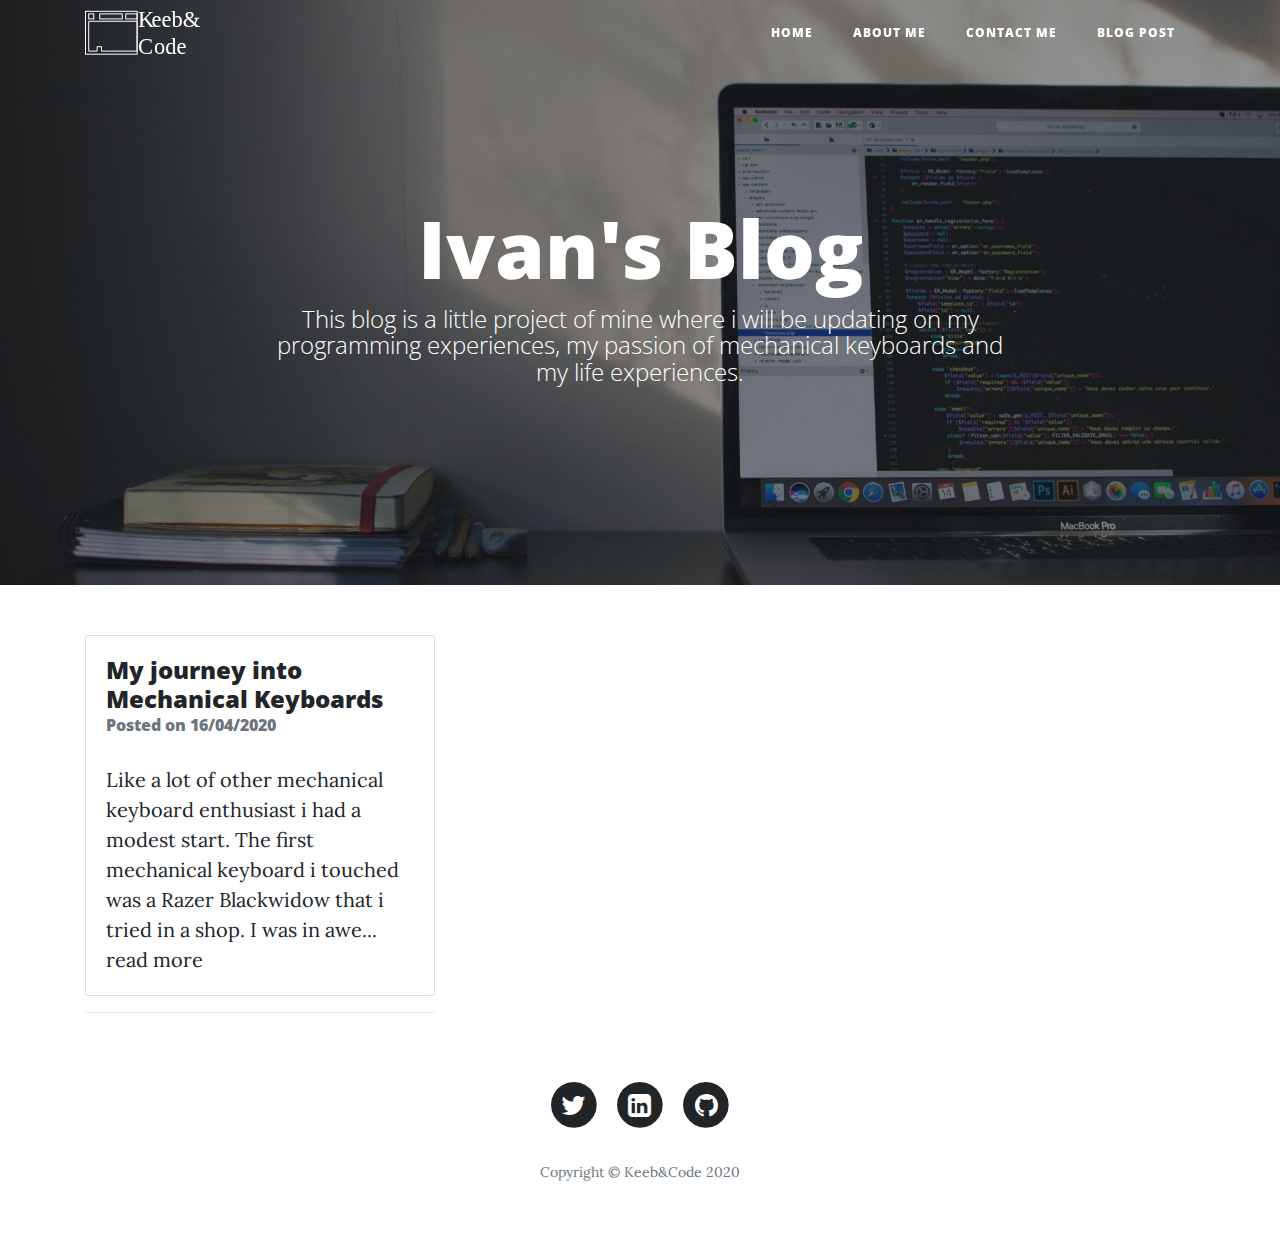
<file: index.html>
<!DOCTYPE html>
<html lang="en">

<head>
    <meta charset="utf-8">
    <meta name="viewport" content="width=device-width, initial-scale=1.0, shrink-to-fit=no">
    <title>Home - Keeb&amp;Code</title>
    <meta name="description" content="Keeb&amp;Code is a general blog with a focus on keyboards and programming">
    <link rel="stylesheet" href="assets/bootstrap/css/bootstrap.min.css">
    <link rel="stylesheet" href="https://fonts.googleapis.com/css?family=Open+Sans:300italic,400italic,600italic,700italic,800italic,400,300,600,700,800">
    <link rel="stylesheet" href="https://fonts.googleapis.com/css?family=Lora:400,700,400italic,700italic">
    <link rel="stylesheet" href="assets/fonts/font-awesome.min.css">
    <link rel="stylesheet" href="assets/css/404.css">
    <link rel="stylesheet" href="assets/css/untitled.css">
</head>

<body>
    <nav class="navbar navbar-light navbar-expand-lg fixed-top" id="mainNav">
        <div class="container"><a class="navbar-brand" href="../index.html"></a><button data-toggle="collapse" data-target="#navbarResponsive" class="navbar-toggler" aria-controls="navbarResponsive" aria-expanded="false" aria-label="Toggle navigation"><i class="fa fa-bars"></i></button>
            <div
                class="collapse navbar-collapse" id="navbarResponsive">
                <ul class="nav navbar-nav ml-auto">
                    <li class="nav-item" role="presentation"><a class="nav-link" href="../index.html">Home</a></li>
                    <li class="nav-item" role="presentation"><a class="nav-link" href="../about.html">About Me</a></li>
                    <li class="nav-item" role="presentation"><a class="nav-link" href="../contact.html">Contact Me</a></li>
                    <li class="nav-item" role="presentation"><a class="nav-link" href="Post/journey.html">Blog Post</a></li>
                </ul>
        </div>
        </div>
    </nav>
    <header class="masthead" style="background-image: url(&quot;assets/img/home-bg.jpg&quot;);background-position: center;background-size: cover;">
        <div class="overlay"></div>
        <div class="container">
            <div class="row">
                <div class="col-md-10 col-lg-8 mx-auto">
                    <div class="site-heading">
                        <h1>Ivan's Blog</h1><span class="subheading">This blog is a little project of mine where i will be updating on my programming experiences, my passion of mechanical keyboards and my life experiences.</span></div>
                </div>
            </div>
        </div>
    </header>
    <div class="container">
        <div class="row">
            <div class="col-md-12 col-lg-4 col-xl-4">
                <div class="post-preview">
                    <div class="card">
                        <div class="card-body">
                            <a class="card-link" href="Post/journey.html">
                                <h4>My journey into Mechanical Keyboards</h4>
                            </a>
                            <h6 class="text-muted card-subtitle mb-2">Posted on 16/04/2020</h6>
                            <p class="card-text" style="margin-bottom: 0px;">Like a lot of other mechanical keyboard enthusiast i had a modest start. The first mechanical keyboard i touched was a Razer Blackwidow that i tried in a shop. I was in awe...</p><a class="card-link" href="Post/journey.html">read more</a></div>
                    </div>
                </div>
                <hr>
            </div>
        </div>
    </div>
    <footer>
        <div class="container">
            <div class="row">
                <div class="col-md-10 col-lg-8 mx-auto">
                    <ul class="list-inline text-center">
                        <li class="list-inline-item"><span class="fa-stack fa-lg"><a href="https://twitter.com/AlexandreRaym" target="_blank"><i class="fa fa-circle fa-stack-2x"></i><i class="fa fa-twitter fa-stack-1x fa-inverse"></i></a></span></li>
                        <li class="list-inline-item"><span class="fa-stack fa-lg"><a class="stretched-link" href="https://www.linkedin.com/in/ivanraymond/" target="_blank"><i class="fa fa-circle fa-stack-2x"></i><i class="fa fa-linkedin-square fa-stack-1x fa-inverse"></i></a></span></li>
                        <li
                            class="list-inline-item"><span class="fa-stack fa-lg"><a href="https://github.com/Alexandre1999" target="_blank"><i class="fa fa-circle fa-stack-2x"></i><i class="fa fa-github fa-stack-1x fa-inverse"></i></a></span></li>
                    </ul>
                    <p class="text-muted copyright">Copyright&nbsp;©&nbsp;Keeb&amp;Code 2020</p>
                </div>
            </div>
        </div>
    </footer>
    <script src="assets/js/jquery.min.js"></script>
    <script src="assets/bootstrap/js/bootstrap.min.js"></script>
    <script src="assets/js/404.js"></script>
    <script src="assets/js/clean-blog.js"></script>
</body>

</html>
</file>
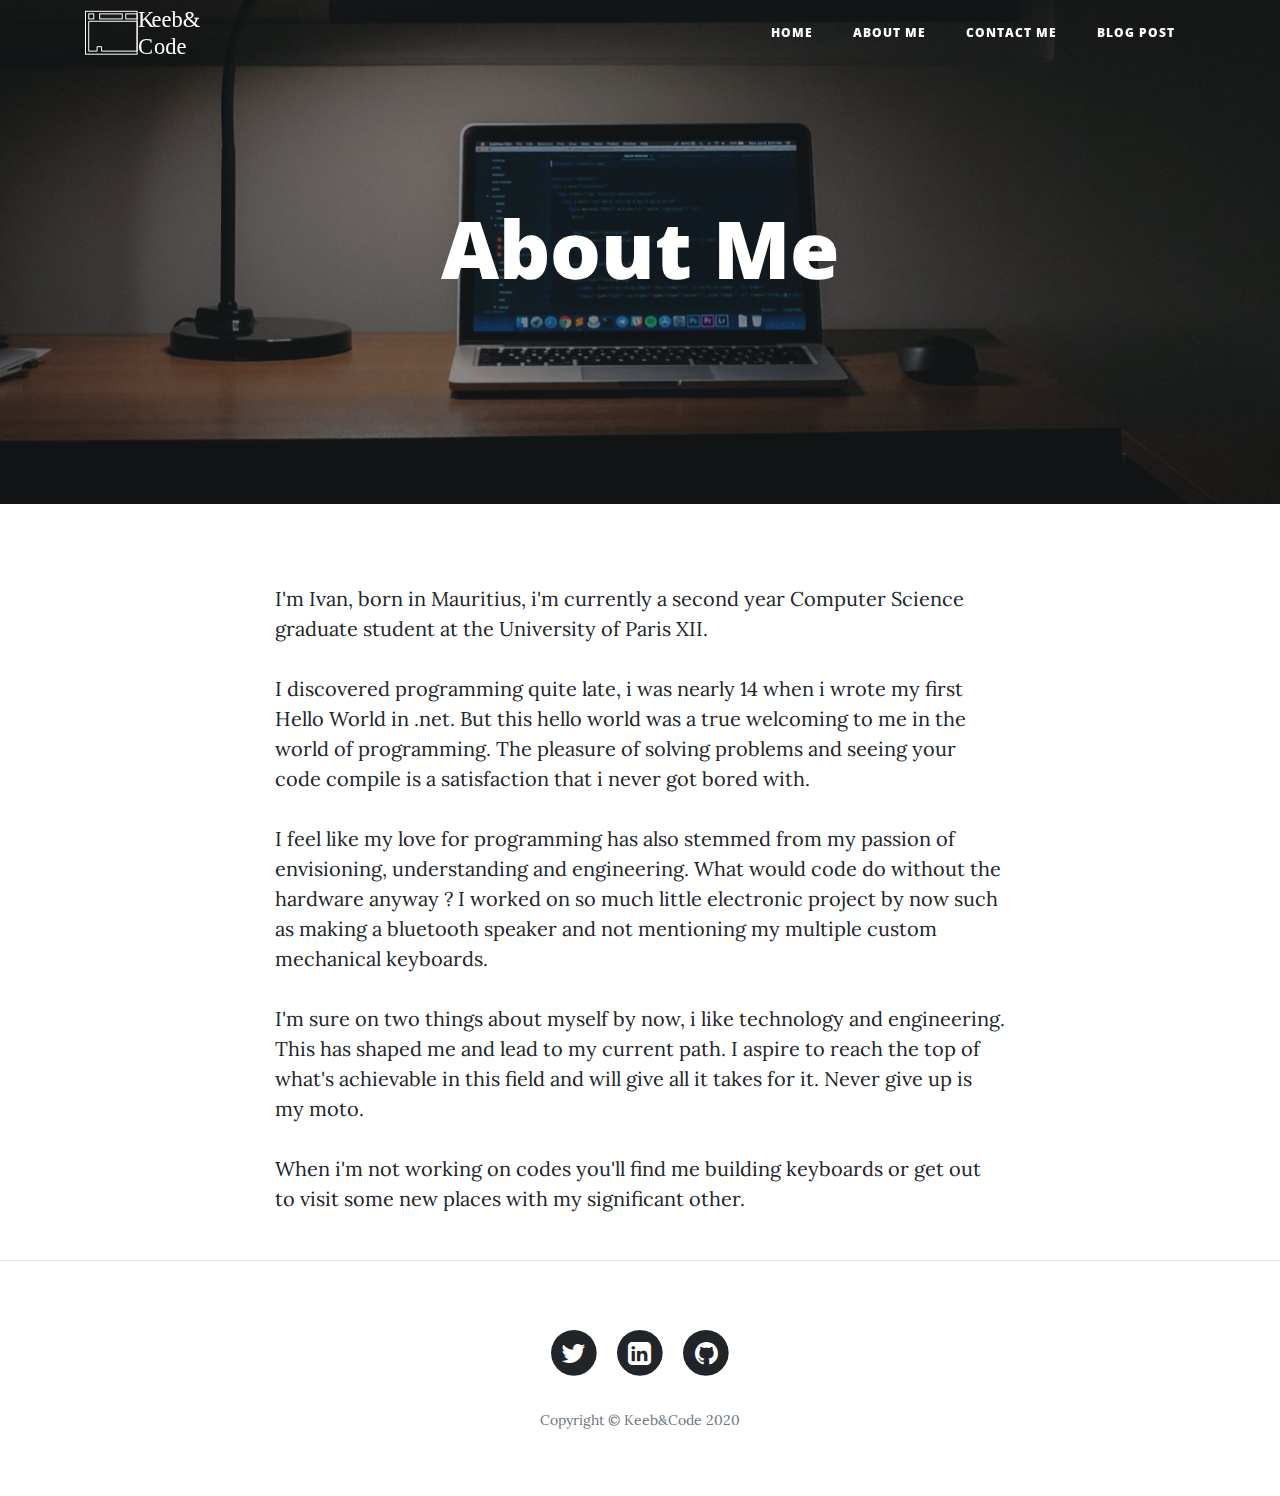
<file: about.html>
<!DOCTYPE html>
<html lang="en">

<head>
    <meta charset="utf-8">
    <meta name="viewport" content="width=device-width, initial-scale=1.0, shrink-to-fit=no">
    <title>About us - Keeb&amp;Code</title>
    <meta name="description" content="Keeb&amp;Code is a general blog with a focus on keyboards and programming">
    <link rel="stylesheet" href="assets/bootstrap/css/bootstrap.min.css">
    <link rel="stylesheet" href="https://fonts.googleapis.com/css?family=Open+Sans:300italic,400italic,600italic,700italic,800italic,400,300,600,700,800">
    <link rel="stylesheet" href="https://fonts.googleapis.com/css?family=Lora:400,700,400italic,700italic">
    <link rel="stylesheet" href="assets/fonts/font-awesome.min.css">
    <link rel="stylesheet" href="assets/css/404.css">
    <link rel="stylesheet" href="assets/css/untitled.css">
</head>

<body>
    <nav class="navbar navbar-light navbar-expand-lg fixed-top" id="mainNav">
        <div class="container"><a class="navbar-brand" href="../index.html"></a><button data-toggle="collapse" data-target="#navbarResponsive" class="navbar-toggler" aria-controls="navbarResponsive" aria-expanded="false" aria-label="Toggle navigation"><i class="fa fa-bars"></i></button>
            <div
                class="collapse navbar-collapse" id="navbarResponsive">
                <ul class="nav navbar-nav ml-auto">
                    <li class="nav-item" role="presentation"><a class="nav-link" href="../index.html">Home</a></li>
                    <li class="nav-item" role="presentation"><a class="nav-link" href="../about.html">About Me</a></li>
                    <li class="nav-item" role="presentation"><a class="nav-link" href="../contact.html">Contact Me</a></li>
                    <li class="nav-item" role="presentation"><a class="nav-link" href="Post/journey.html">Blog Post</a></li>
                </ul>
        </div>
        </div>
    </nav>
    <header class="masthead" style="background-image: url(&quot;assets/img/about-bg.jpg&quot;);background-position: 15% 85%;">
        <div class="overlay"></div>
        <div class="container">
            <div class="row">
                <div class="col-md-10 col-lg-8 mx-auto">
                    <div class="site-heading">
                        <h1>About Me</h1>
                    </div>
                </div>
            </div>
        </div>
    </header>
    <div class="container">
        <div class="row">
            <div class="col-md-10 col-lg-8 mx-auto">
                <p>I'm Ivan, born in Mauritius, i'm currently a second year Computer Science graduate student at the University of Paris XII.</p>
                <p>I discovered programming quite late, i was nearly 14 when i wrote my first Hello World in .net. But this hello world was a true welcoming to me in the world of programming. The pleasure of solving problems and seeing your code compile
                    is a satisfaction that i never got bored with.</p>
                <p>I feel like my love for programming has also stemmed from my passion of envisioning, understanding and engineering. What would code do without the hardware anyway ? I worked on so much little electronic project by now such as making a
                    bluetooth speaker and not mentioning my multiple custom mechanical keyboards.</p>
                <p>I'm sure on two things about myself by now, i like technology and engineering. This has shaped me and lead to my current path. I aspire to reach the top of what's achievable in this field and will give all it takes for it. Never give up
                    is my moto.</p>
                <p>When i'm not working on codes you'll find me building keyboards or get out to visit some new places with my significant other.</p>
            </div>
        </div>
    </div>
    <hr>
    <footer>
        <div class="container">
            <div class="row">
                <div class="col-md-10 col-lg-8 mx-auto">
                    <ul class="list-inline text-center">
                        <li class="list-inline-item"><span class="fa-stack fa-lg"><a href="https://twitter.com/AlexandreRaym" target="_blank"><i class="fa fa-circle fa-stack-2x"></i><i class="fa fa-twitter fa-stack-1x fa-inverse"></i></a></span></li>
                        <li class="list-inline-item"><span class="fa-stack fa-lg"><a class="stretched-link" href="https://www.linkedin.com/in/ivanraymond/" target="_blank"><i class="fa fa-circle fa-stack-2x"></i><i class="fa fa-linkedin-square fa-stack-1x fa-inverse"></i></a></span></li>
                        <li
                            class="list-inline-item"><span class="fa-stack fa-lg"><a href="https://github.com/Alexandre1999" target="_blank"><i class="fa fa-circle fa-stack-2x"></i><i class="fa fa-github fa-stack-1x fa-inverse"></i></a></span></li>
                    </ul>
                    <p class="text-muted copyright">Copyright&nbsp;©&nbsp;Keeb&amp;Code 2020</p>
                </div>
            </div>
        </div>
    </footer>
    <script src="assets/js/jquery.min.js"></script>
    <script src="assets/bootstrap/js/bootstrap.min.js"></script>
    <script src="assets/js/404.js"></script>
    <script src="assets/js/clean-blog.js"></script>
</body>

</html>
</file>
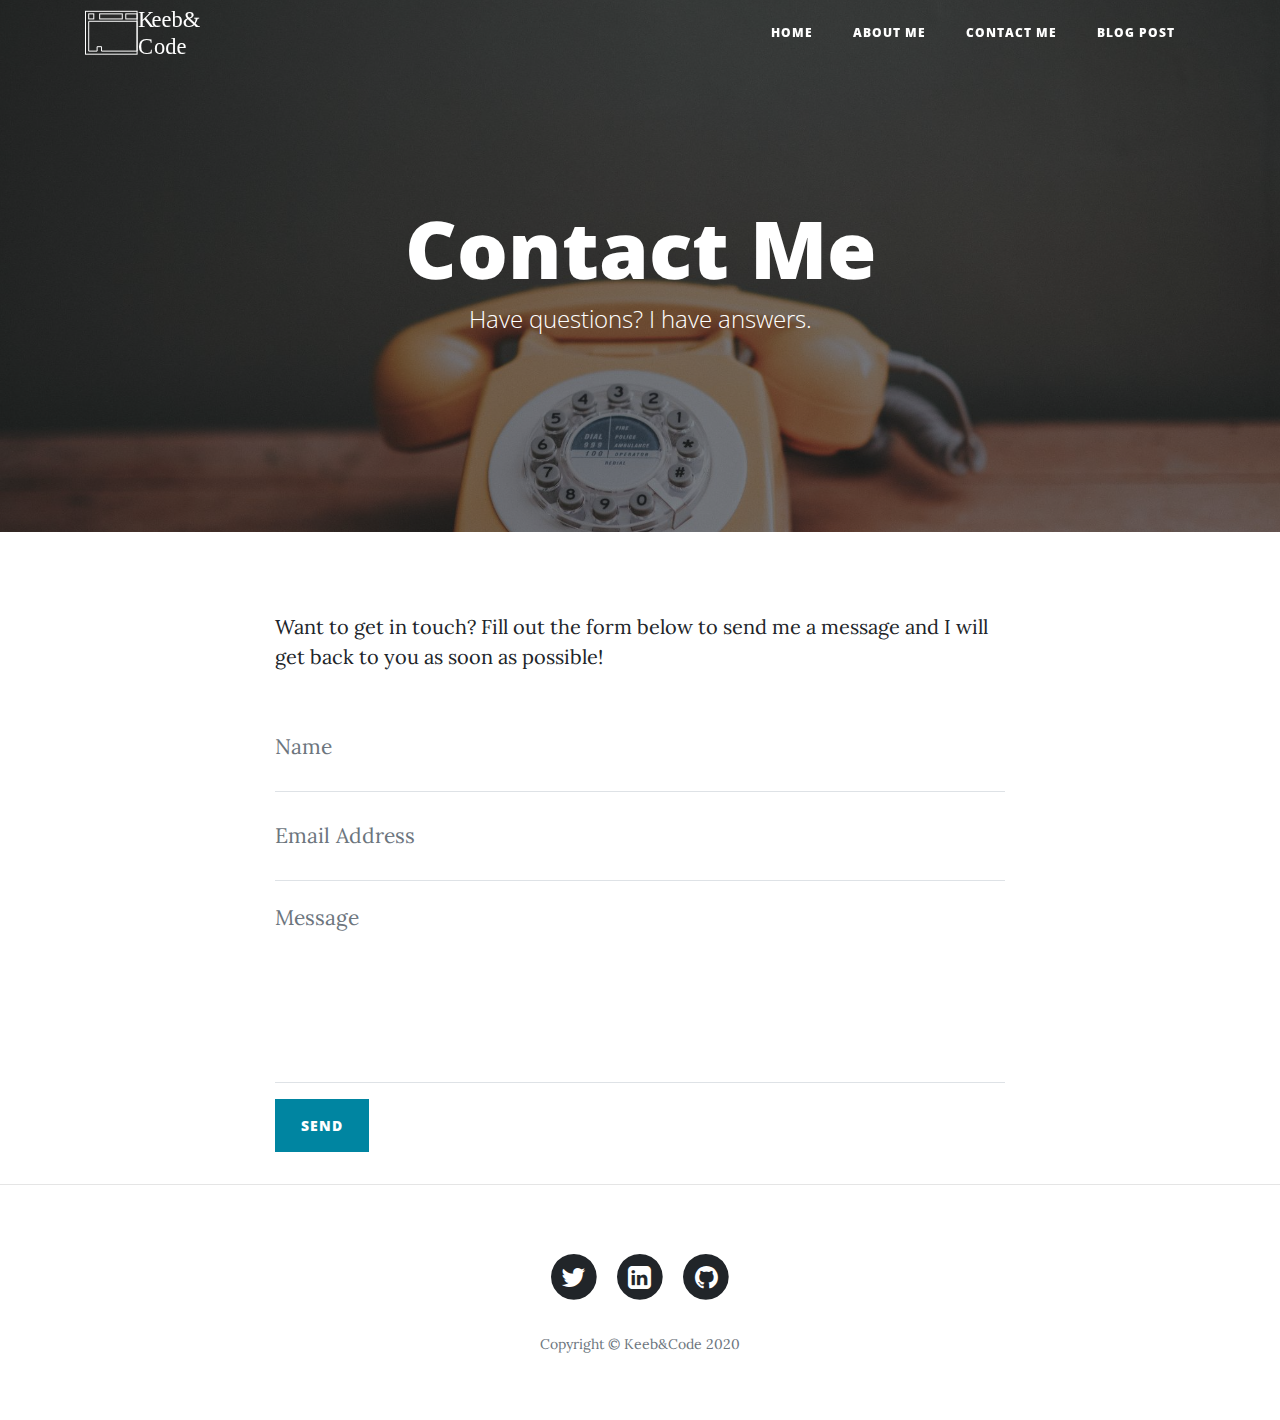
<file: contact.html>
<!DOCTYPE html>
<html lang="en">

<head>
    <meta charset="utf-8">
    <meta name="viewport" content="width=device-width, initial-scale=1.0, shrink-to-fit=no">
    <title>Contact us - Keeb&amp;Code</title>
    <meta name="description" content="Keeb&amp;Code is a general blog with a focus on keyboards and programming">
    <link rel="stylesheet" href="assets/bootstrap/css/bootstrap.min.css">
    <link rel="stylesheet" href="https://fonts.googleapis.com/css?family=Open+Sans:300italic,400italic,600italic,700italic,800italic,400,300,600,700,800">
    <link rel="stylesheet" href="https://fonts.googleapis.com/css?family=Lora:400,700,400italic,700italic">
    <link rel="stylesheet" href="assets/fonts/font-awesome.min.css">
    <link rel="stylesheet" href="assets/css/404.css">
    <link rel="stylesheet" href="assets/css/untitled.css">
</head>

<body>
    <nav class="navbar navbar-light navbar-expand-lg fixed-top" id="mainNav">
        <div class="container"><a class="navbar-brand" href="../index.html"></a><button data-toggle="collapse" data-target="#navbarResponsive" class="navbar-toggler" aria-controls="navbarResponsive" aria-expanded="false" aria-label="Toggle navigation"><i class="fa fa-bars"></i></button>
            <div
                class="collapse navbar-collapse" id="navbarResponsive">
                <ul class="nav navbar-nav ml-auto">
                    <li class="nav-item" role="presentation"><a class="nav-link" href="../index.html">Home</a></li>
                    <li class="nav-item" role="presentation"><a class="nav-link" href="../about.html">About Me</a></li>
                    <li class="nav-item" role="presentation"><a class="nav-link" href="../contact.html">Contact Me</a></li>
                    <li class="nav-item" role="presentation"><a class="nav-link" href="Post/journey.html">Blog Post</a></li>
                </ul>
        </div>
        </div>
    </nav>
    <header class="masthead" style="background-image: url(&quot;assets/img/contact-bg.jpg&quot;);">
        <div class="overlay"></div>
        <div class="container">
            <div class="row">
                <div class="col-md-10 col-lg-8 mx-auto">
                    <div class="site-heading">
                        <h1>Contact Me</h1><span class="subheading">Have questions? I have answers.</span></div>
                </div>
            </div>
        </div>
    </header>
    <div class="container">
        <div class="row">
            <div class="col-md-10 col-lg-8 mx-auto">
                <p>Want to get in touch? Fill out the form below to send me a message and I will get back to you as soon as possible!</p>
                <form id="fs-frm" name="simple-contact-form" novalidate="novalidate" action="https://formspree.io/ivanraymond99@outlook.com"
                    method="post" accept-charset="utf-8">
                    <div class="control-group">
                        <div class="form-group floating-label-form-group controls"><label>Name</label><input class="form-control" type="text" id="full-name" required="" placeholder="Name" name="name"><small class="form-text text-danger help-block"></small></div>
                    </div>
                    <div class="control-group">
                        <div class="form-group floating-label-form-group controls"><label>Email Address</label><input class="form-control" type="email" id="email-address" required="" placeholder="Email Address" name="_replyto"><small class="form-text text-danger help-block"></small></div>
                    </div>
                    <div class="control-group"></div><input class="form-control" type="hidden" id="email-subject" value="Contact Form Submission" name="_subject">
                    <div class="control-group">
                        <div class="form-group floating-label-form-group controls mb-3"><label>Message</label><textarea class="form-control" id="message" data-validation-required-message="Please enter a message." required="" placeholder="Message" rows="5" name="message"></textarea><small class="form-text text-danger help-block"></small></div>
                    </div>
                    <div id="success"></div>
                    <div class="form-group"><button class="btn btn-primary" id="sendMessageButton" type="submit" value="Submit">Send</button></div>
                </form>
            </div>
        </div>
    </div>
    <hr>
    <footer>
        <div class="container">
            <div class="row">
                <div class="col-md-10 col-lg-8 mx-auto">
                    <ul class="list-inline text-center">
                        <li class="list-inline-item"><span class="fa-stack fa-lg"><a href="https://twitter.com/AlexandreRaym" target="_blank"><i class="fa fa-circle fa-stack-2x"></i><i class="fa fa-twitter fa-stack-1x fa-inverse"></i></a></span></li>
                        <li class="list-inline-item"><span class="fa-stack fa-lg"><a class="stretched-link" href="https://www.linkedin.com/in/ivanraymond/" target="_blank"><i class="fa fa-circle fa-stack-2x"></i><i class="fa fa-linkedin-square fa-stack-1x fa-inverse"></i></a></span></li>
                        <li
                            class="list-inline-item"><span class="fa-stack fa-lg"><a href="https://github.com/Alexandre1999" target="_blank"><i class="fa fa-circle fa-stack-2x"></i><i class="fa fa-github fa-stack-1x fa-inverse"></i></a></span></li>
                    </ul>
                    <p class="text-muted copyright">Copyright&nbsp;©&nbsp;Keeb&amp;Code 2020</p>
                </div>
            </div>
        </div>
    </footer>
    <script src="assets/js/jquery.min.js"></script>
    <script src="assets/bootstrap/js/bootstrap.min.js"></script>
    <script src="assets/js/404.js"></script>
    <script src="assets/js/clean-blog.js"></script>
</body>

</html>
</file>
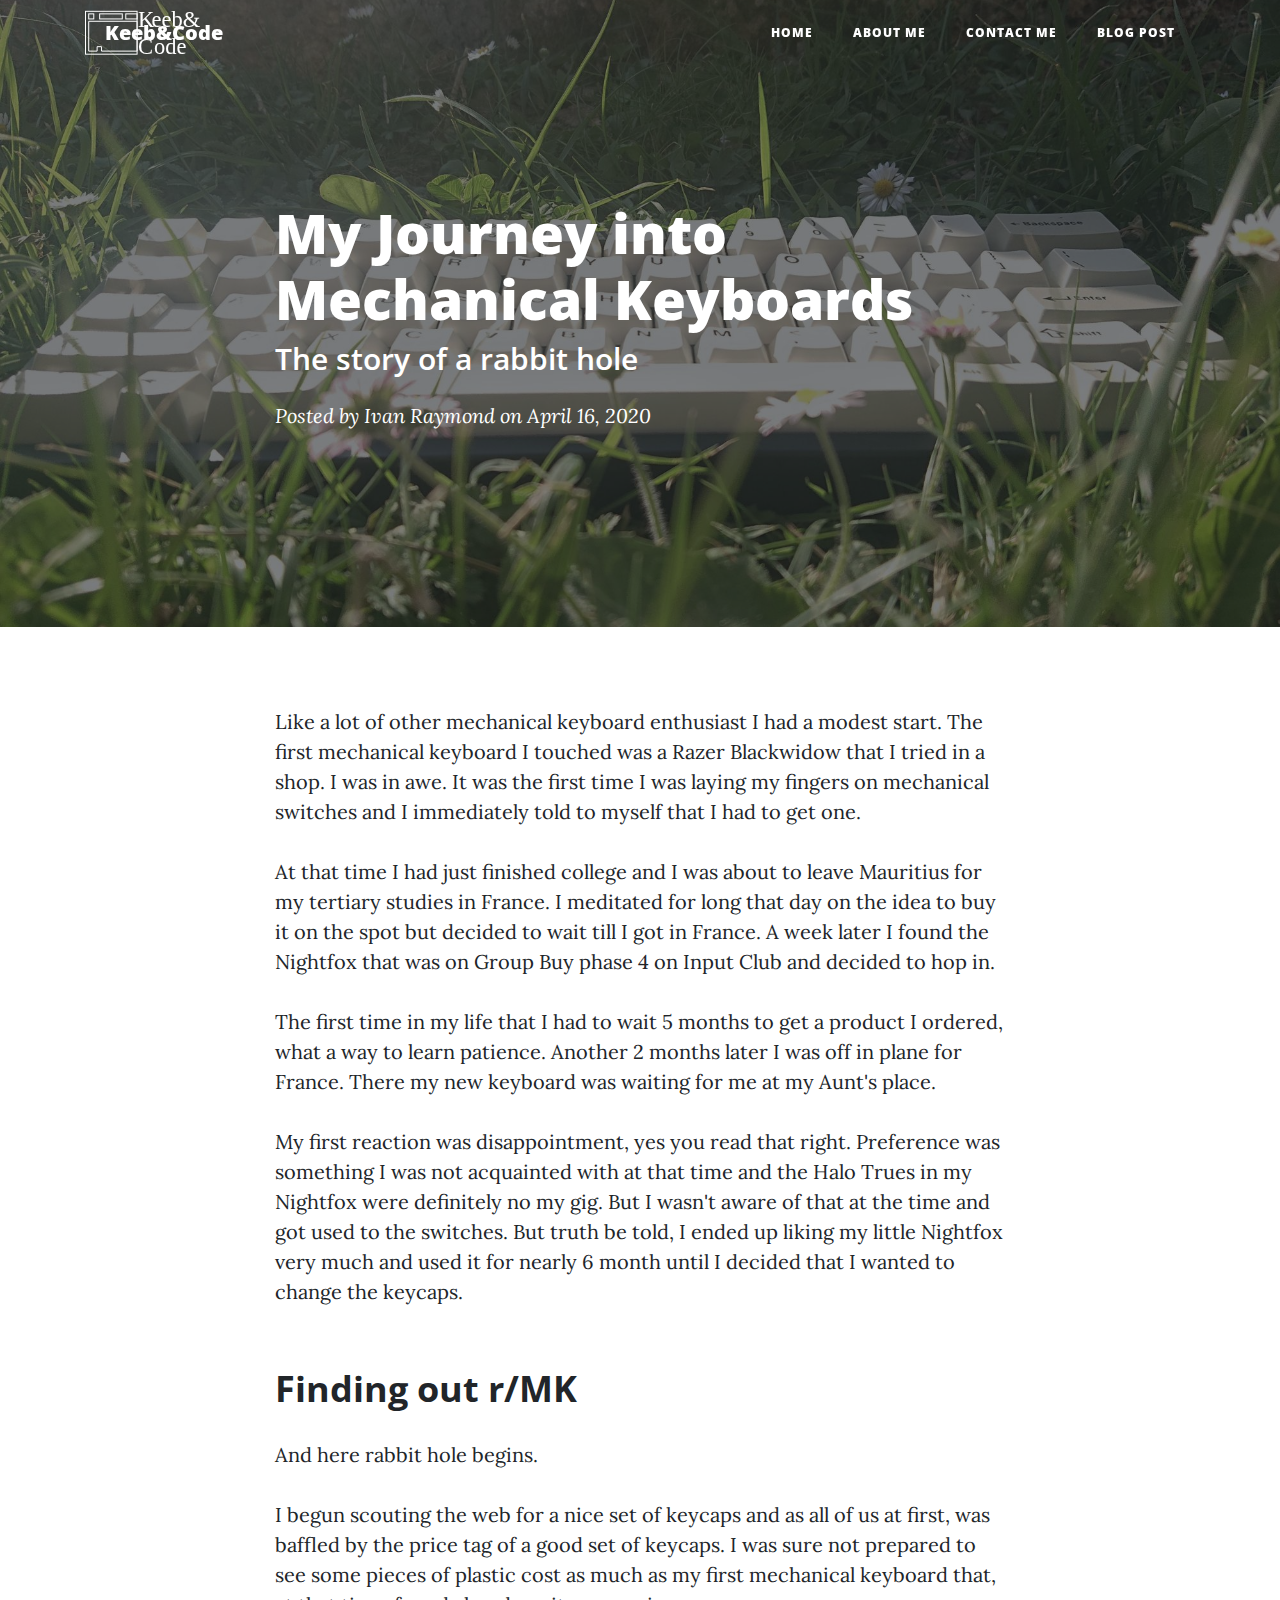
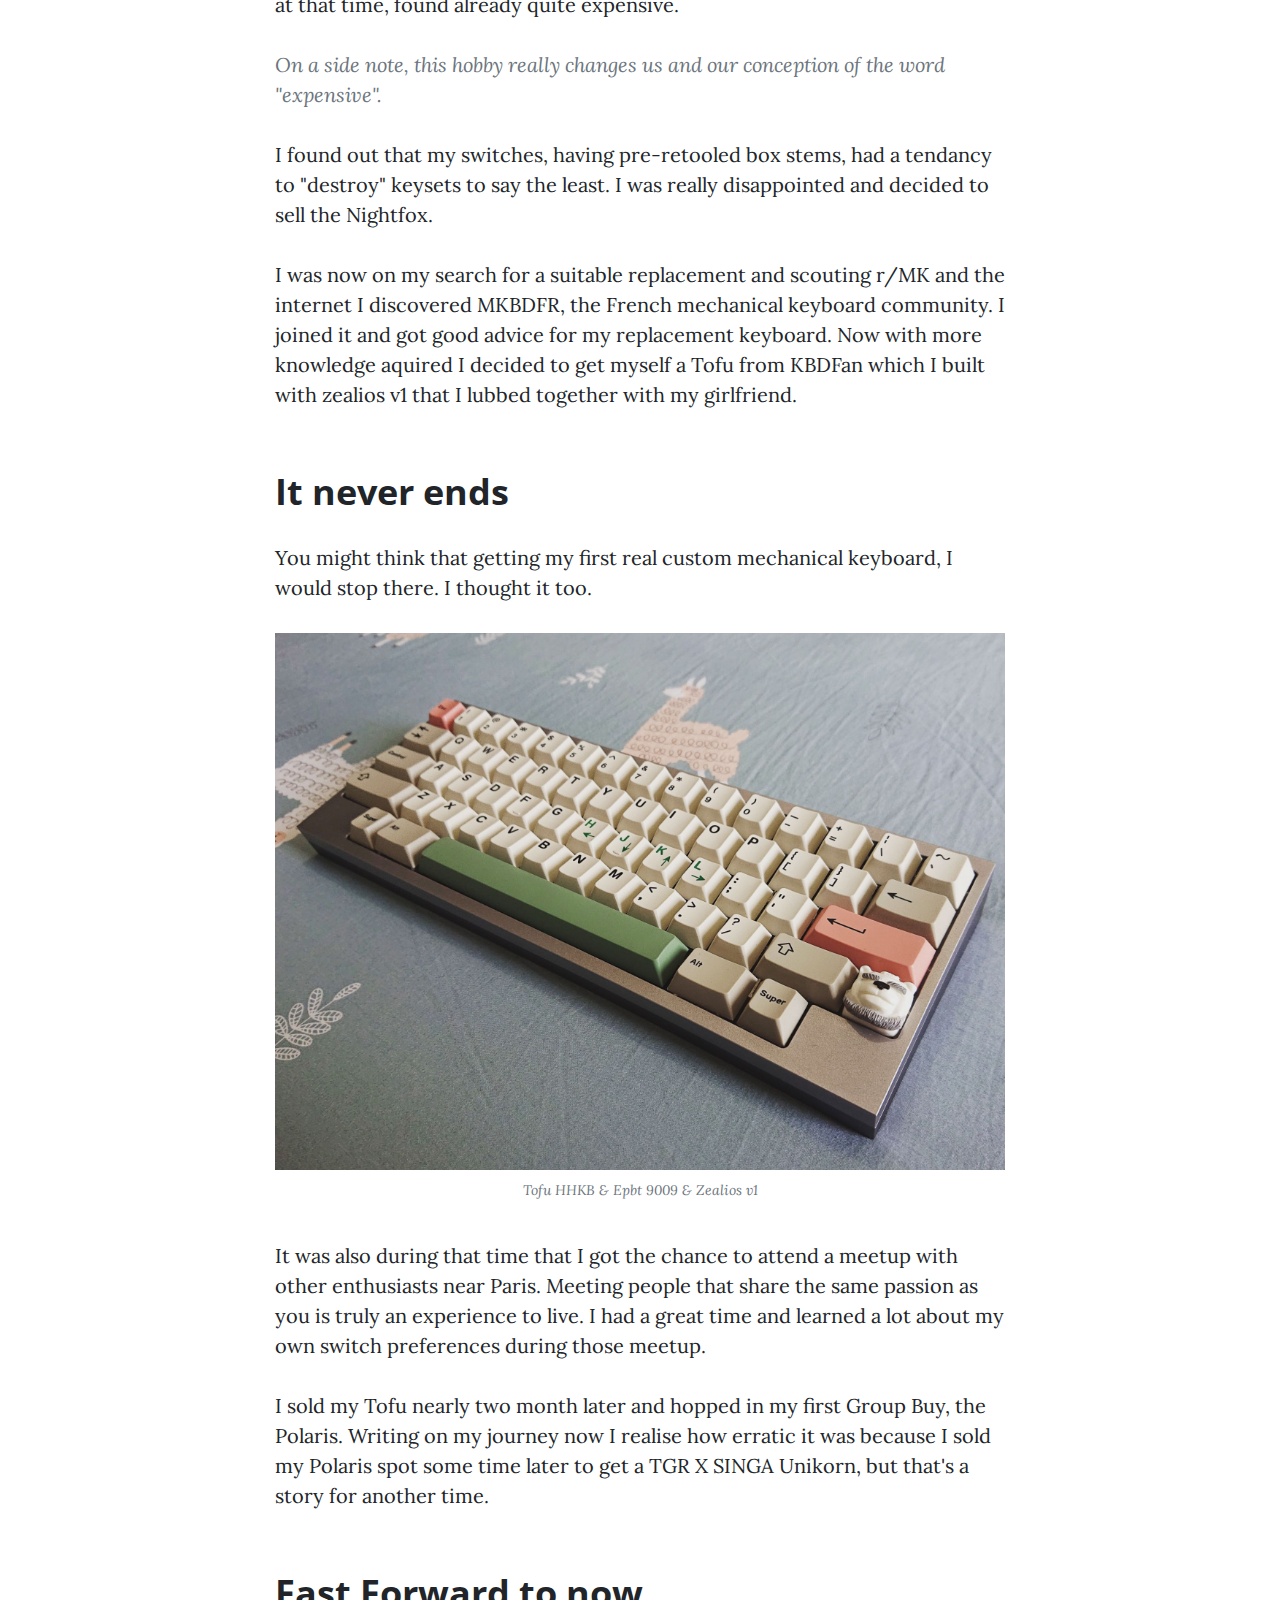
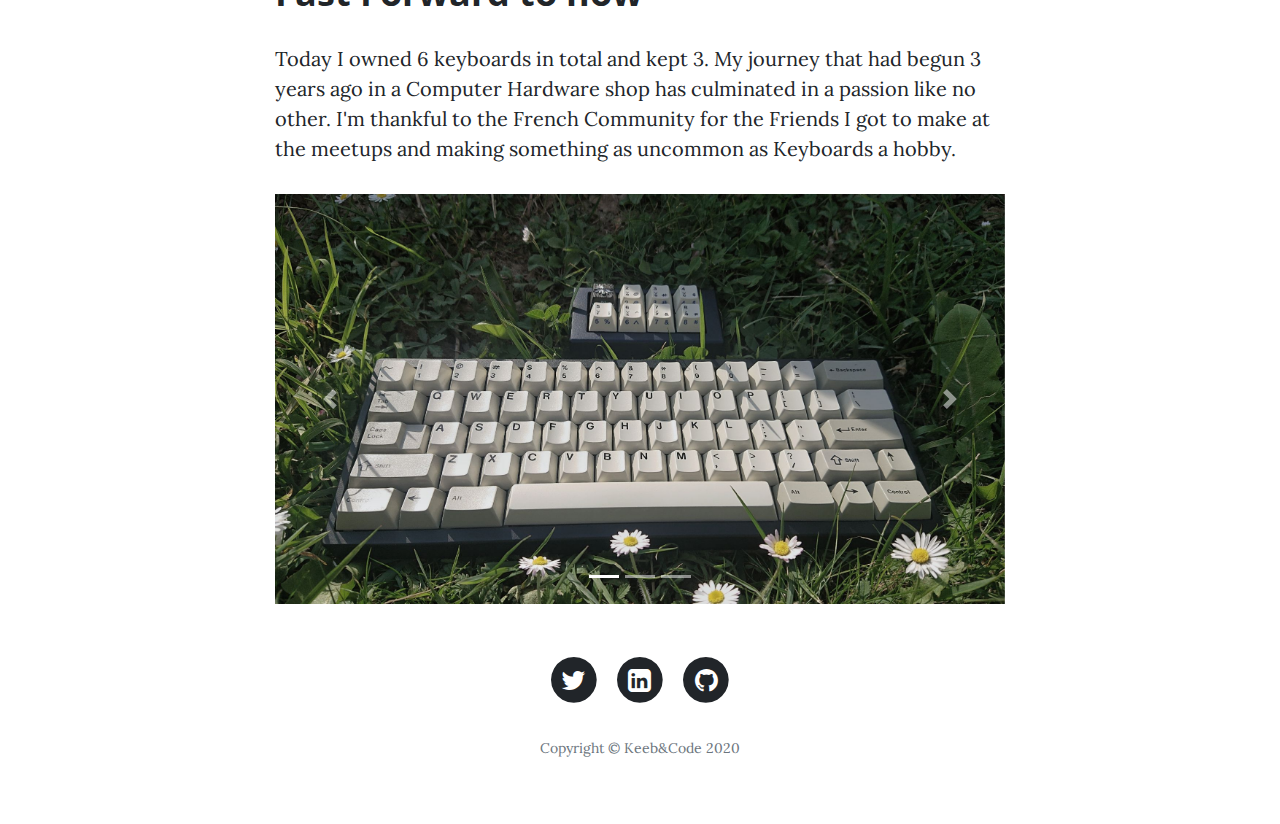
<file: Post/IntrotoMK.html>
<!DOCTYPE html>
<html>

<head>
    <meta charset="utf-8">
    <meta name="viewport" content="width=device-width, initial-scale=1.0, shrink-to-fit=no">
    <title>Blog Post - Keeb&amp;Code</title>
    <meta name="description" content="Keeb&amp;Code is a general blog with a focus on keyboards and programming">
    <link rel="stylesheet" href="../assets/bootstrap/css/bootstrap.min.css">
    <link rel="stylesheet" href="https://fonts.googleapis.com/css?family=Open+Sans:300italic,400italic,600italic,700italic,800italic,400,300,600,700,800">
    <link rel="stylesheet" href="https://fonts.googleapis.com/css?family=Lora:400,700,400italic,700italic">
    <link rel="stylesheet" href="../assets/fonts/font-awesome.min.css">
    <link rel="stylesheet" href="../assets/css/404.css">
    <link rel="stylesheet" href="../assets/css/untitled.css">
</head>

<body>
    <nav class="navbar navbar-light navbar-expand-lg fixed-top" id="mainNav">
        <div class="container"><a class="navbar-brand" href="../index.html">Keeb&amp;Code</a><button data-toggle="collapse" data-target="#navbarResponsive" class="navbar-toggler" aria-controls="navbarResponsive" aria-expanded="false" aria-label="Toggle navigation"><i class="fa fa-bars"></i></button>
            <div
                class="collapse navbar-collapse" id="navbarResponsive">
                <ul class="nav navbar-nav ml-auto">
                    <li class="nav-item" role="presentation"><a class="nav-link" href="../index.html">Home</a></li>
                    <li class="nav-item" role="presentation"><a class="nav-link" href="../about.html">About Me</a></li>
                    <li class="nav-item" role="presentation"><a class="nav-link" href="../contact.html">Contact Me</a></li>
                    <li class="nav-item" role="presentation"><a class="nav-link" href="Post/IntrotoMK.html">Blog Post</a></li>
                </ul>
        </div>
        </div>
    </nav>
    <header class="masthead" style="background-image: url(&quot;../assets/img/journey-bg.jpeg&quot;);">
        <div class="overlay"></div>
        <div class="container">
            <div class="row">
                <div class="col-md-10 col-lg-8 mx-auto">
                    <div class="post-heading">
                        <h1>My Journey into Mechanical Keyboards</h1>
                        <h2 class="subheading">The story of a rabbit hole</h2><span class="meta">Posted by Ivan Raymond&nbsp;on April 16, 2020</span></div>
                </div>
            </div>
        </div>
    </header>
    <article>
        <div class="container">
            <div class="row">
                <div class="col-md-10 col-lg-8 mx-auto">
                    <p>Like a lot of other mechanical keyboard enthusiast I had a modest start. The first mechanical keyboard I touched was a Razer Blackwidow that I tried in a shop. I was in awe. It was the first time I was laying my fingers on mechanical
                        switches and I immediately told to myself that I had to get one.</p>
                    <p>At that time I had just finished college and I was about to leave Mauritius for my tertiary studies in France. I meditated for long that day on the idea to buy it on the spot but decided to wait till I got in France. A week later I
                        found the Nightfox that was on Group Buy phase 4 on Input Club and decided to hop in.</p>
                    <p>The first time in my life that I had to wait 5 months to get a product I ordered, what a way to learn patience. Another 2 months later I was off in plane for France. There my new keyboard was waiting for me at my Aunt's place.</p>
                    <p>My first reaction was disappointment, yes you read that right. Preference was something I was not acquainted with at that time and the Halo Trues in my Nightfox were definitely no my gig. But I wasn't aware of that at the time and
                        got used to the switches. But truth be told, I ended up liking my little Nightfox very much and used it for nearly 6 month until I decided that I wanted to change the keycaps.</p>
                    <h2 class="section-heading">Finding out r/MK</h2>
                    <p>And here rabbit hole begins.</p>
                    <p>I begun scouting the web for a nice set of keycaps and as all of us at first, was baffled by the price tag of a good set of keycaps. I was sure not prepared to see some pieces of plastic cost as much as my first mechanical keyboard
                        that, at that time, found already quite expensive.</p>
                    <blockquote class="blockquote">
                        <p class="mb-0">On a side note, this hobby really changes us and our conception of the word "expensive".</p>
                    </blockquote>
                    <p>I found out that my switches, having pre-retooled box stems, had a tendancy to "destroy" keysets to say the least. I was really disappointed and decided to sell the Nightfox.&nbsp;</p>
                    <p>I was now on my search for a suitable replacement and scouting r/MK and the internet I discovered MKBDFR, the French mechanical keyboard community. I joined it and got good advice for my replacement keyboard. Now with more knowledge
                        aquired I decided to get myself a Tofu from KBDFan which I built with zealios v1 that I lubbed together with my girlfriend.</p>
                    <h2 class="section-heading">It never ends</h2>
                    <p>You might think that getting my first real custom mechanical keyboard, I would stop there. I thought it too.</p><img class="img-fluid" src="../assets/img/journey-post.jpg"><span class="caption text-muted">Tofu HHKB &amp; Epbt 9009 &amp; Zealios v1</span>
                    <p>It was also during that time that I got the chance to attend a meetup with other enthusiasts near Paris. Meeting people that share the same passion as you is truly an experience to live. I had a great time and learned a lot about my
                        own switch preferences during those meetup.</p>
                    <p>I sold my Tofu nearly two month later and hopped in my first Group Buy, the Polaris. Writing on my journey now I realise how erratic it was because I sold my Polaris spot some time later to get a TGR X SINGA Unikorn, but that's a story
                        for another time.</p>
                    <h2 class="section-heading">Fast Forward to now</h2>
                    <p>Today&nbsp;I owned 6 keyboards&nbsp;in total and kept 3. My journey that had begun 3 years ago in a Computer Hardware shop has culminated in a passion like no other. I'm thankful to the French Community for the Friends I got to make
                        at the meetups and making something as uncommon as Keyboards a hobby.</p>
                    <div class="carousel slide" data-ride="carousel" id="carousel-1">
                        <div class="carousel-inner" role="listbox">
                            <div class="carousel-item active"><img class="w-100 d-block" src="../assets/img/caroussel-journey-1.jpeg" alt="Slide Image"></div>
                            <div class="carousel-item"><img class="w-100 d-block" src="../assets/img/caroussel-journey-3.jpeg" alt="Slide Image"></div>
                            <div class="carousel-item"><img class="w-100 d-block" src="../assets/img/caroussel-journey-2.jpeg" alt="Slide Image"></div>
                        </div>
                        <div><a class="carousel-control-prev" href="#carousel-1" role="button" data-slide="prev"><span class="carousel-control-prev-icon"></span><span class="sr-only">Previous</span></a><a class="carousel-control-next" href="#carousel-1" role="button"
                                data-slide="next"><span class="carousel-control-next-icon"></span><span class="sr-only">Next</span></a></div>
                        <ol class="carousel-indicators">
                            <li data-target="#carousel-1" data-slide-to="0" class="active"></li>
                            <li data-target="#carousel-1" data-slide-to="1"></li>
                            <li data-target="#carousel-1" data-slide-to="2"></li>
                        </ol>
                    </div>
                </div>
            </div>
        </div>
    </article>
    <footer>
        <div class="container">
            <div class="row">
                <div class="col-md-10 col-lg-8 mx-auto">
                    <ul class="list-inline text-center">
                        <li class="list-inline-item"><span class="fa-stack fa-lg"><a href="https://twitter.com/AlexandreRaym" target="_blank"><i class="fa fa-circle fa-stack-2x"></i><i class="fa fa-twitter fa-stack-1x fa-inverse"></i></a></span></li>
                        <li class="list-inline-item"><span class="fa-stack fa-lg"><a href="www.linkedin.com/in/ivanraymond" target="_blank"><i class="fa fa-circle fa-stack-2x"></i><i class="fa fa-linkedin-square fa-stack-1x fa-inverse"></i></a></span></li>
                        <li class="list-inline-item"><span class="fa-stack fa-lg"><a href="https://github.com/Alexandre1999" target="_blank"><i class="fa fa-circle fa-stack-2x"></i><i class="fa fa-github fa-stack-1x fa-inverse"></i></a></span></li>
                    </ul>
                    <p class="text-muted copyright">Copyright&nbsp;©&nbsp;Keeb&amp;Code 2020</p>
                </div>
            </div>
        </div>
    </footer>
    <script src="../assets/js/jquery.min.js"></script>
    <script src="../assets/bootstrap/js/bootstrap.min.js"></script>
    <script src="../assets/js/404.js"></script>
    <script src="../assets/js/clean-blog.js"></script>
</body>

</html>
</file>
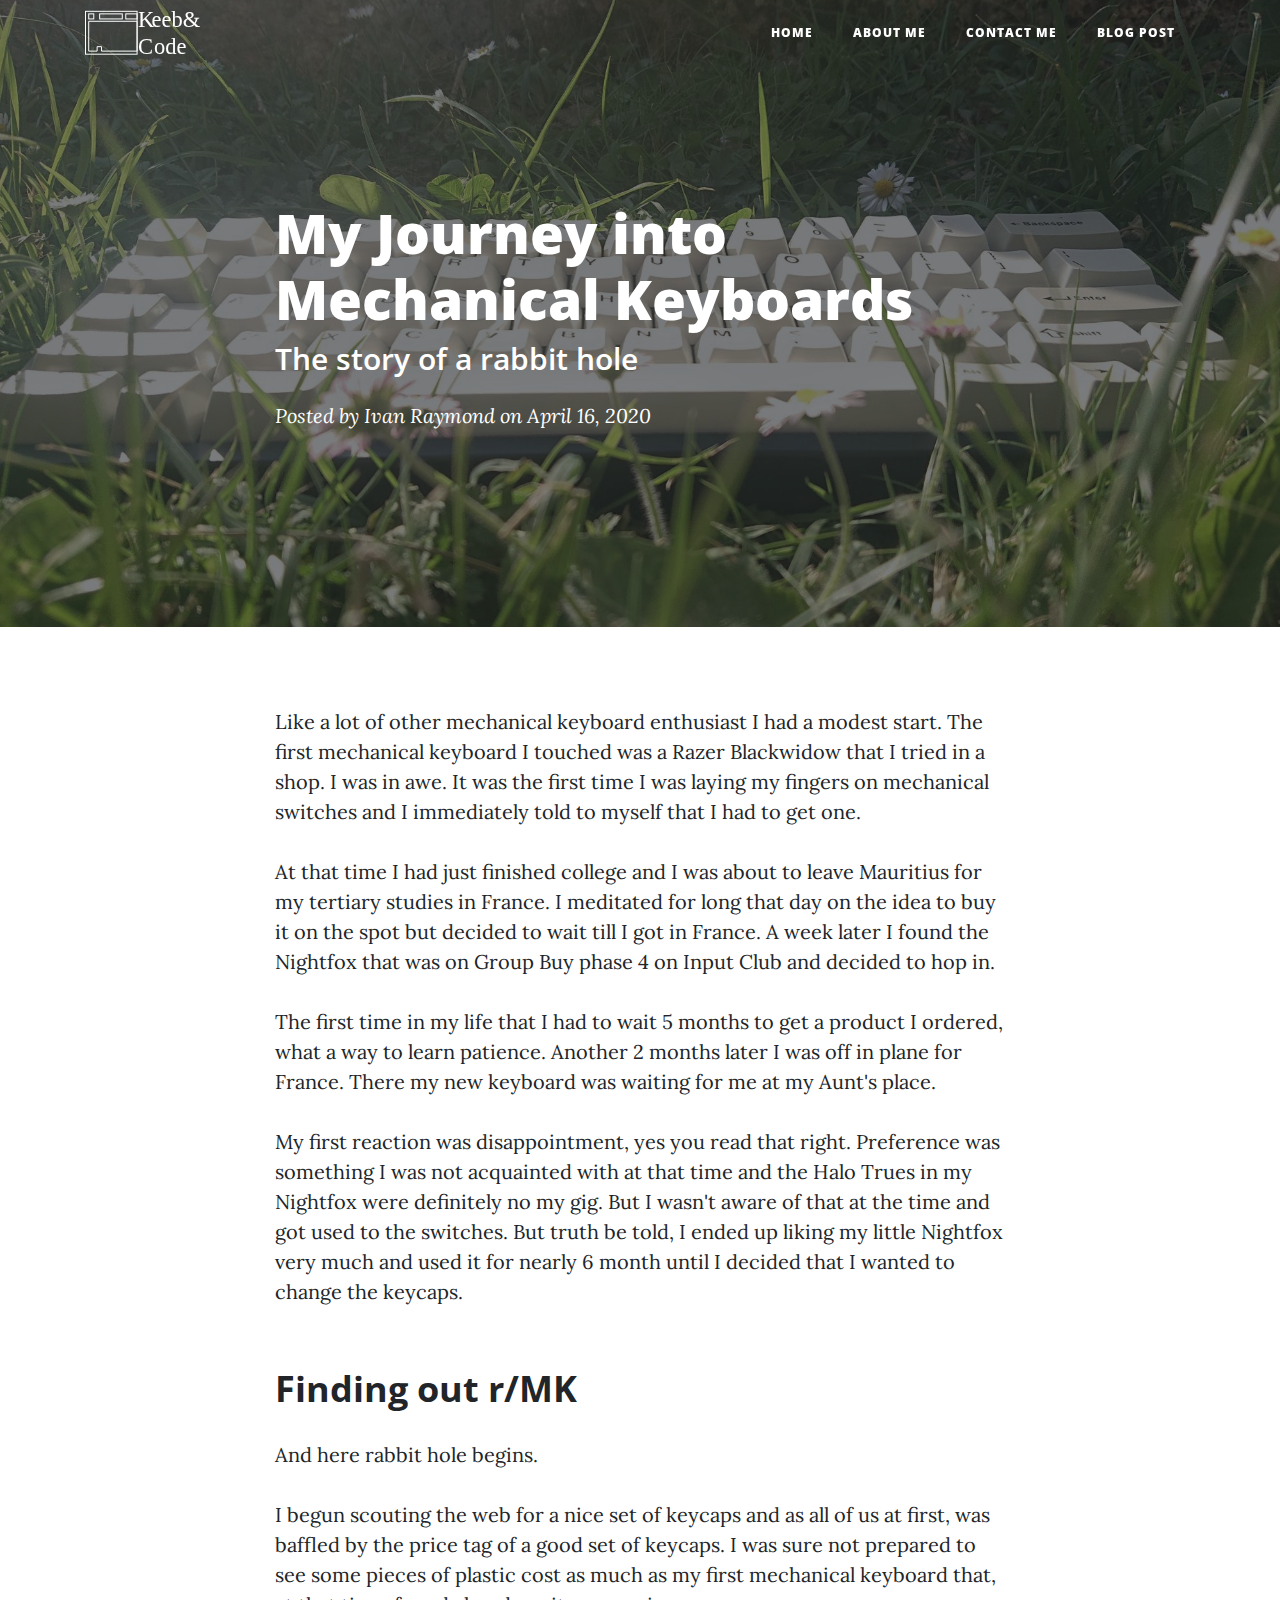
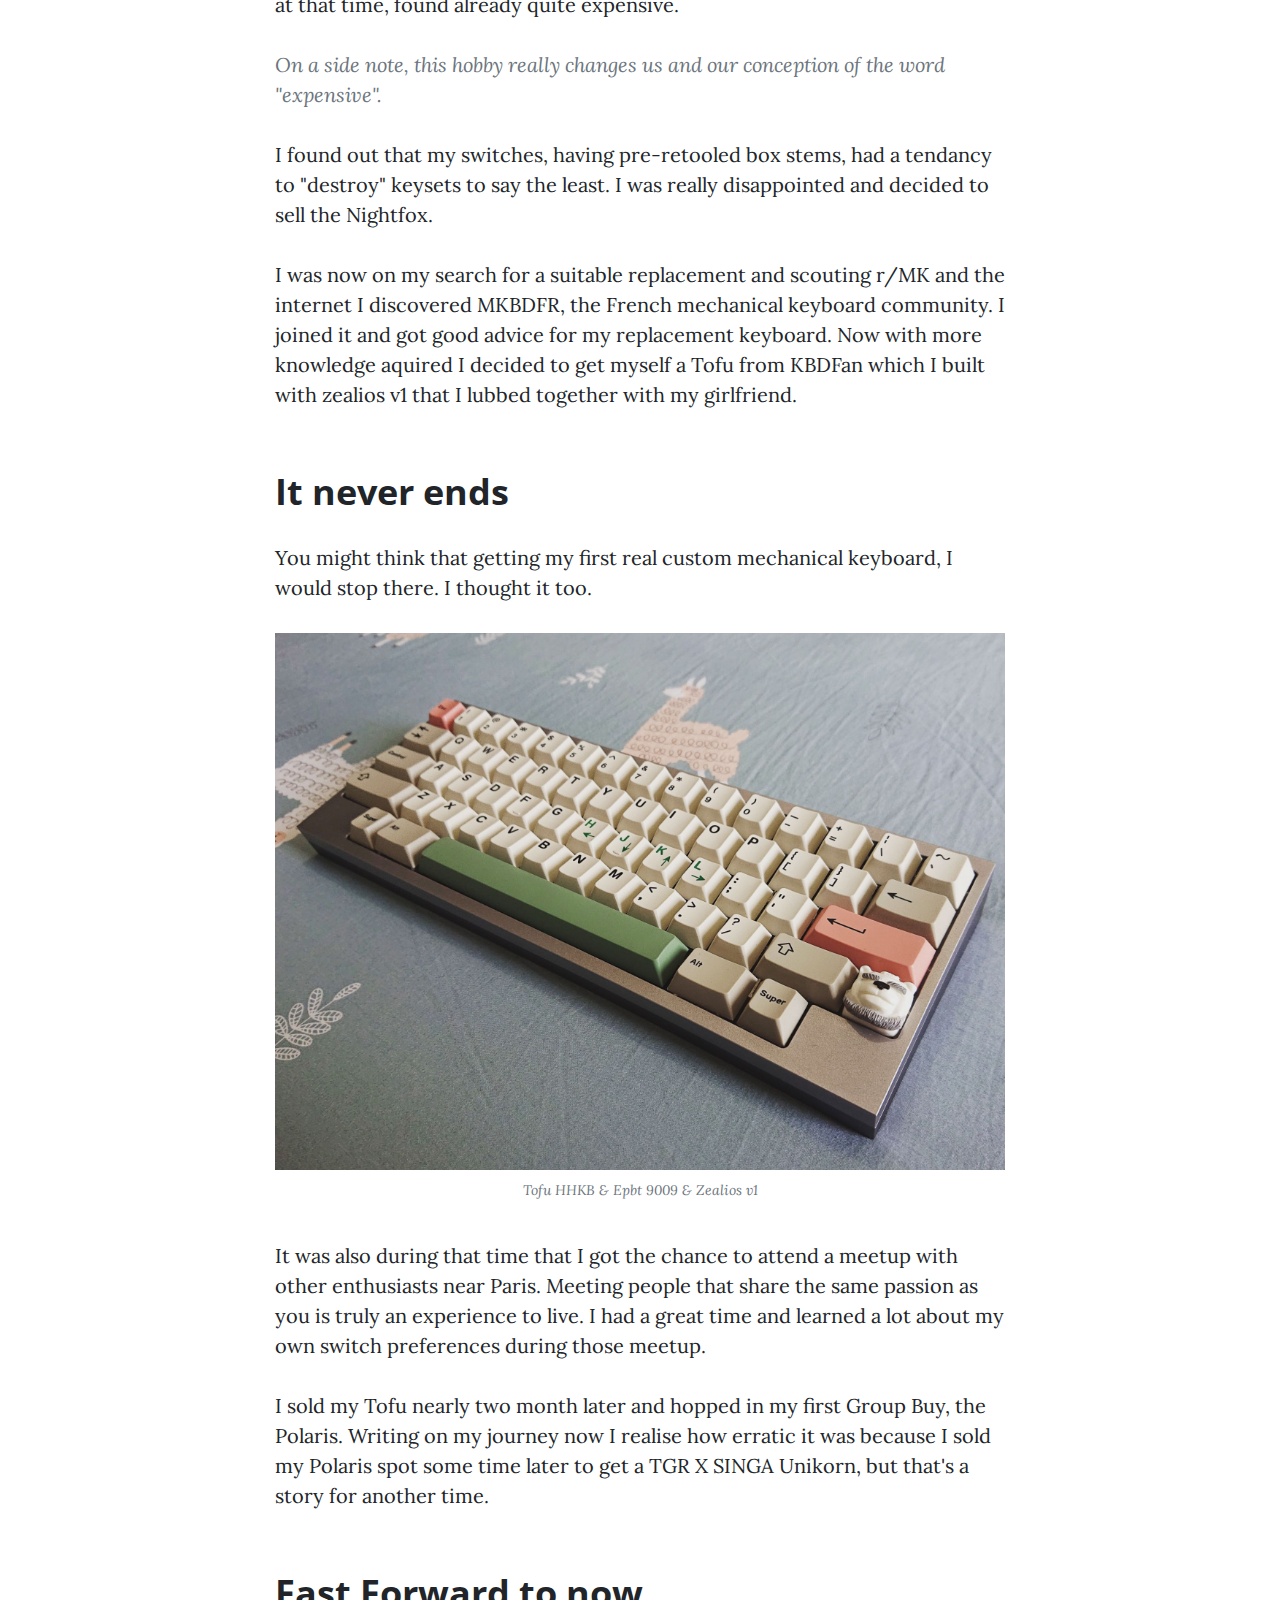
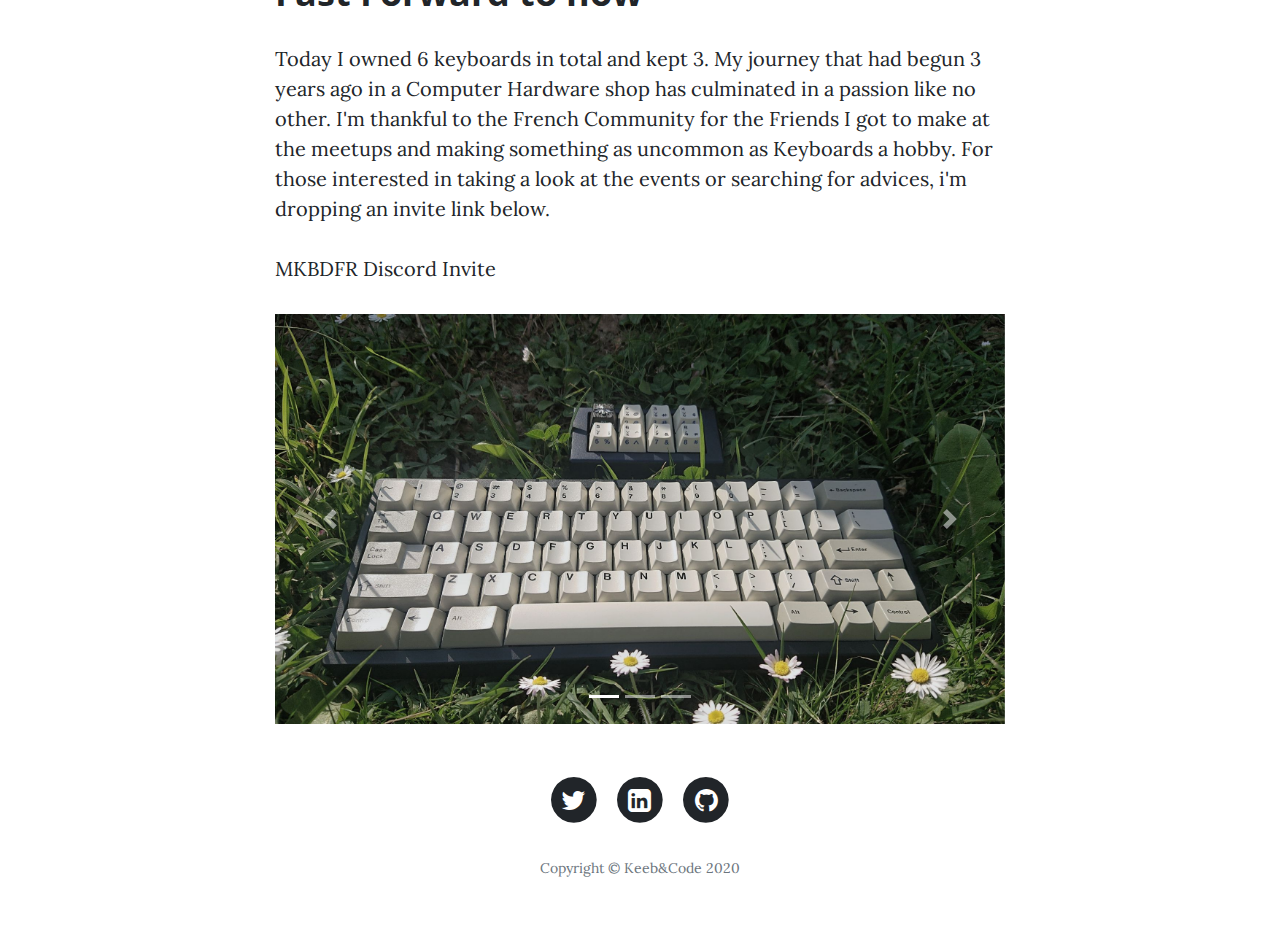
<file: Post/journey.html>
<!DOCTYPE html>
<html lang="en">

<head>
    <meta charset="utf-8">
    <meta name="viewport" content="width=device-width, initial-scale=1.0, shrink-to-fit=no">
    <title>Blog Post - Keeb&amp;Code</title>
    <meta name="description" content="Keeb&amp;Code is a general blog with a focus on keyboards and programming">
    <link rel="stylesheet" href="../assets/bootstrap/css/bootstrap.min.css">
    <link rel="stylesheet" href="https://fonts.googleapis.com/css?family=Open+Sans:300italic,400italic,600italic,700italic,800italic,400,300,600,700,800">
    <link rel="stylesheet" href="https://fonts.googleapis.com/css?family=Lora:400,700,400italic,700italic">
    <link rel="stylesheet" href="../assets/fonts/font-awesome.min.css">
    <link rel="stylesheet" href="../assets/css/404.css">
    <link rel="stylesheet" href="../assets/css/untitled.css">
</head>

<body>
    <nav class="navbar navbar-light navbar-expand-lg fixed-top" id="mainNav">
        <div class="container"><a class="navbar-brand" href="../index.html"></a><button data-toggle="collapse" data-target="#navbarResponsive" class="navbar-toggler" aria-controls="navbarResponsive" aria-expanded="false" aria-label="Toggle navigation"><i class="fa fa-bars"></i></button>
            <div
                class="collapse navbar-collapse" id="navbarResponsive">
                <ul class="nav navbar-nav ml-auto">
                    <li class="nav-item" role="presentation"><a class="nav-link" href="../index.html">Home</a></li>
                    <li class="nav-item" role="presentation"><a class="nav-link" href="../about.html">About Me</a></li>
                    <li class="nav-item" role="presentation"><a class="nav-link" href="../contact.html">Contact Me</a></li>
                    <li class="nav-item" role="presentation"><a class="nav-link" href="https://keebcode.media/Post/journey.html">Blog Post</a></li>
                </ul>
        </div>
        </div>
    </nav>
    <header class="masthead" style="background-image: url(&quot;../assets/img/post/journey/journey-bg.jpeg&quot;);">
        <div class="overlay"></div>
        <div class="container">
            <div class="row">
                <div class="col-md-10 col-lg-8 mx-auto">
                    <div class="post-heading">
                        <h1>My Journey into Mechanical Keyboards</h1>
                        <h2 class="subheading">The story of a rabbit hole</h2><span class="meta">Posted by Ivan Raymond&nbsp;on April 16, 2020</span></div>
                </div>
            </div>
        </div>
    </header>
    <article>
        <div class="container">
            <div class="row">
                <div class="col-md-10 col-lg-8 mx-auto">
                    <p>Like a lot of other mechanical keyboard enthusiast I had a modest start. The first mechanical keyboard I touched was a Razer Blackwidow that I tried in a shop. I was in awe. It was the first time I was laying my fingers on mechanical
                        switches and I immediately told to myself that I had to get one.</p>
                    <p>At that time I had just finished college and I was about to leave Mauritius for my tertiary studies in France. I meditated for long that day on the idea to buy it on the spot but decided to wait till I got in France. A week later I
                        found the Nightfox that was on Group Buy phase 4 on Input Club and decided to hop in.</p>
                    <p>The first time in my life that I had to wait 5 months to get a product I ordered, what a way to learn patience. Another 2 months later I was off in plane for France. There my new keyboard was waiting for me at my Aunt's place.</p>
                    <p>My first reaction was disappointment, yes you read that right. Preference was something I was not acquainted with at that time and the Halo Trues in my Nightfox were definitely no my gig. But I wasn't aware of that at the time and
                        got used to the switches. But truth be told, I ended up liking my little Nightfox very much and used it for nearly 6 month until I decided that I wanted to change the keycaps.</p>
                    <h2 class="section-heading">Finding out r/MK</h2>
                    <p>And here rabbit hole begins.</p>
                    <p>I begun scouting the web for a nice set of keycaps and as all of us at first, was baffled by the price tag of a good set of keycaps. I was sure not prepared to see some pieces of plastic cost as much as my first mechanical keyboard
                        that, at that time, found already quite expensive.</p>
                    <blockquote class="blockquote">
                        <p class="mb-0">On a side note, this hobby really changes us and our conception of the word "expensive".</p>
                    </blockquote>
                    <p>I found out that my switches, having pre-retooled box stems, had a tendancy to "destroy" keysets to say the least. I was really disappointed and decided to sell the Nightfox.&nbsp;</p>
                    <p>I was now on my search for a suitable replacement and scouting r/MK and the internet I discovered MKBDFR, the French mechanical keyboard community. I joined it and got good advice for my replacement keyboard. Now with more knowledge
                        aquired I decided to get myself a Tofu from KBDFan which I built with zealios v1 that I lubbed together with my girlfriend.</p>
                    <h2 class="section-heading">It never ends</h2>
                    <p>You might think that getting my first real custom mechanical keyboard, I would stop there. I thought it too.</p><img class="img-fluid" src="../assets/img/post/journey/journey-post.jpg" alt="KbdFans Tofu mechanical keyboard with epbt 9009" title="Tofu mechanical keyboard">
                    <span
                        class="caption text-muted">Tofu HHKB &amp; Epbt 9009 &amp; Zealios v1</span>
                        <p>It was also during that time that I got the chance to attend a meetup with other enthusiasts near Paris. Meeting people that share the same passion as you is truly an experience to live. I had a great time and learned a lot about
                            my own switch preferences during those meetup.</p>
                        <p>I sold my Tofu nearly two month later and hopped in my first Group Buy, the Polaris. Writing on my journey now I realise how erratic it was because I sold my Polaris spot some time later to get a TGR X SINGA Unikorn, but that's
                            a story for another time.</p>
                        <h2 class="section-heading">Fast Forward to now</h2>
                        <p style="margin-bottom: 0px;">Today&nbsp;I owned 6 keyboards&nbsp;in total and kept 3. My journey that had begun 3 years ago in a Computer Hardware shop has culminated in a passion like no other. I'm thankful to the French Community for the Friends I got to
                            make at the meetups and making something as uncommon as Keyboards a hobby. For those interested in taking a look at the events or searching for advices, i'm dropping an invite link below.</p>
                        <a href="https://discord.gg/DeN9Enf"
                            target="_blank">
                            <p style="margin-top: 30px;">MKBDFR Discord Invite</p>
                        </a>
                        <div class="carousel slide" data-ride="carousel" id="carousel-1">
                            <div class="carousel-inner" role="listbox">
                                <div class="carousel-item active"><img class="w-100 d-block" src="../assets/img/post/journey/caroussel-journey-1.jpeg" alt="Slide Image of a TGR Unikorn and a singa ocelot macropad"></div>
                                <div class="carousel-item"><img class="w-100 d-block" src="../assets/img/post/journey/caroussel-journey-3.jpeg" alt="Slide Image of the back of a TGR Unikorn"></div>
                                <div class="carousel-item"><img class="w-100 d-block" src="../assets/img/post/journey/caroussel-journey-2.jpeg" alt="Slide Image"></div>
                            </div>
                            <div><a class="carousel-control-prev" href="#carousel-1" role="button" data-slide="prev"><span class="carousel-control-prev-icon"></span><span class="sr-only">Previous</span></a><a class="carousel-control-next" href="#carousel-1"
                                    role="button" data-slide="next"><span class="carousel-control-next-icon"></span><span class="sr-only">Next</span></a></div>
                            <ol class="carousel-indicators">
                                <li data-target="#carousel-1" data-slide-to="0" class="active"></li>
                                <li data-target="#carousel-1" data-slide-to="1"></li>
                                <li data-target="#carousel-1" data-slide-to="2"></li>
                            </ol>
                        </div>
                </div>
            </div>
        </div>
    </article>
    <footer>
        <div class="container">
            <div class="row">
                <div class="col-md-10 col-lg-8 mx-auto">
                    <ul class="list-inline text-center">
                        <li class="list-inline-item"><span class="fa-stack fa-lg"><a href="https://twitter.com/AlexandreRaym" target="_blank"><i class="fa fa-circle fa-stack-2x"></i><i class="fa fa-twitter fa-stack-1x fa-inverse"></i></a></span></li>
                        <li class="list-inline-item"><span class="fa-stack fa-lg"><a class="stretched-link" href="https://www.linkedin.com/in/ivanraymond/" target="_blank"><i class="fa fa-circle fa-stack-2x"></i><i class="fa fa-linkedin-square fa-stack-1x fa-inverse"></i></a></span></li>
                        <li
                            class="list-inline-item"><span class="fa-stack fa-lg"><a href="https://github.com/Alexandre1999" target="_blank"><i class="fa fa-circle fa-stack-2x"></i><i class="fa fa-github fa-stack-1x fa-inverse"></i></a></span></li>
                    </ul>
                    <p class="text-muted copyright">Copyright&nbsp;©&nbsp;Keeb&amp;Code 2020</p>
                </div>
            </div>
        </div>
    </footer>
    <script src="../assets/js/jquery.min.js"></script>
    <script src="../assets/bootstrap/js/bootstrap.min.js"></script>
    <script src="../assets/js/404.js"></script>
    <script src="../assets/js/clean-blog.js"></script>
</body>

</html>
</file>
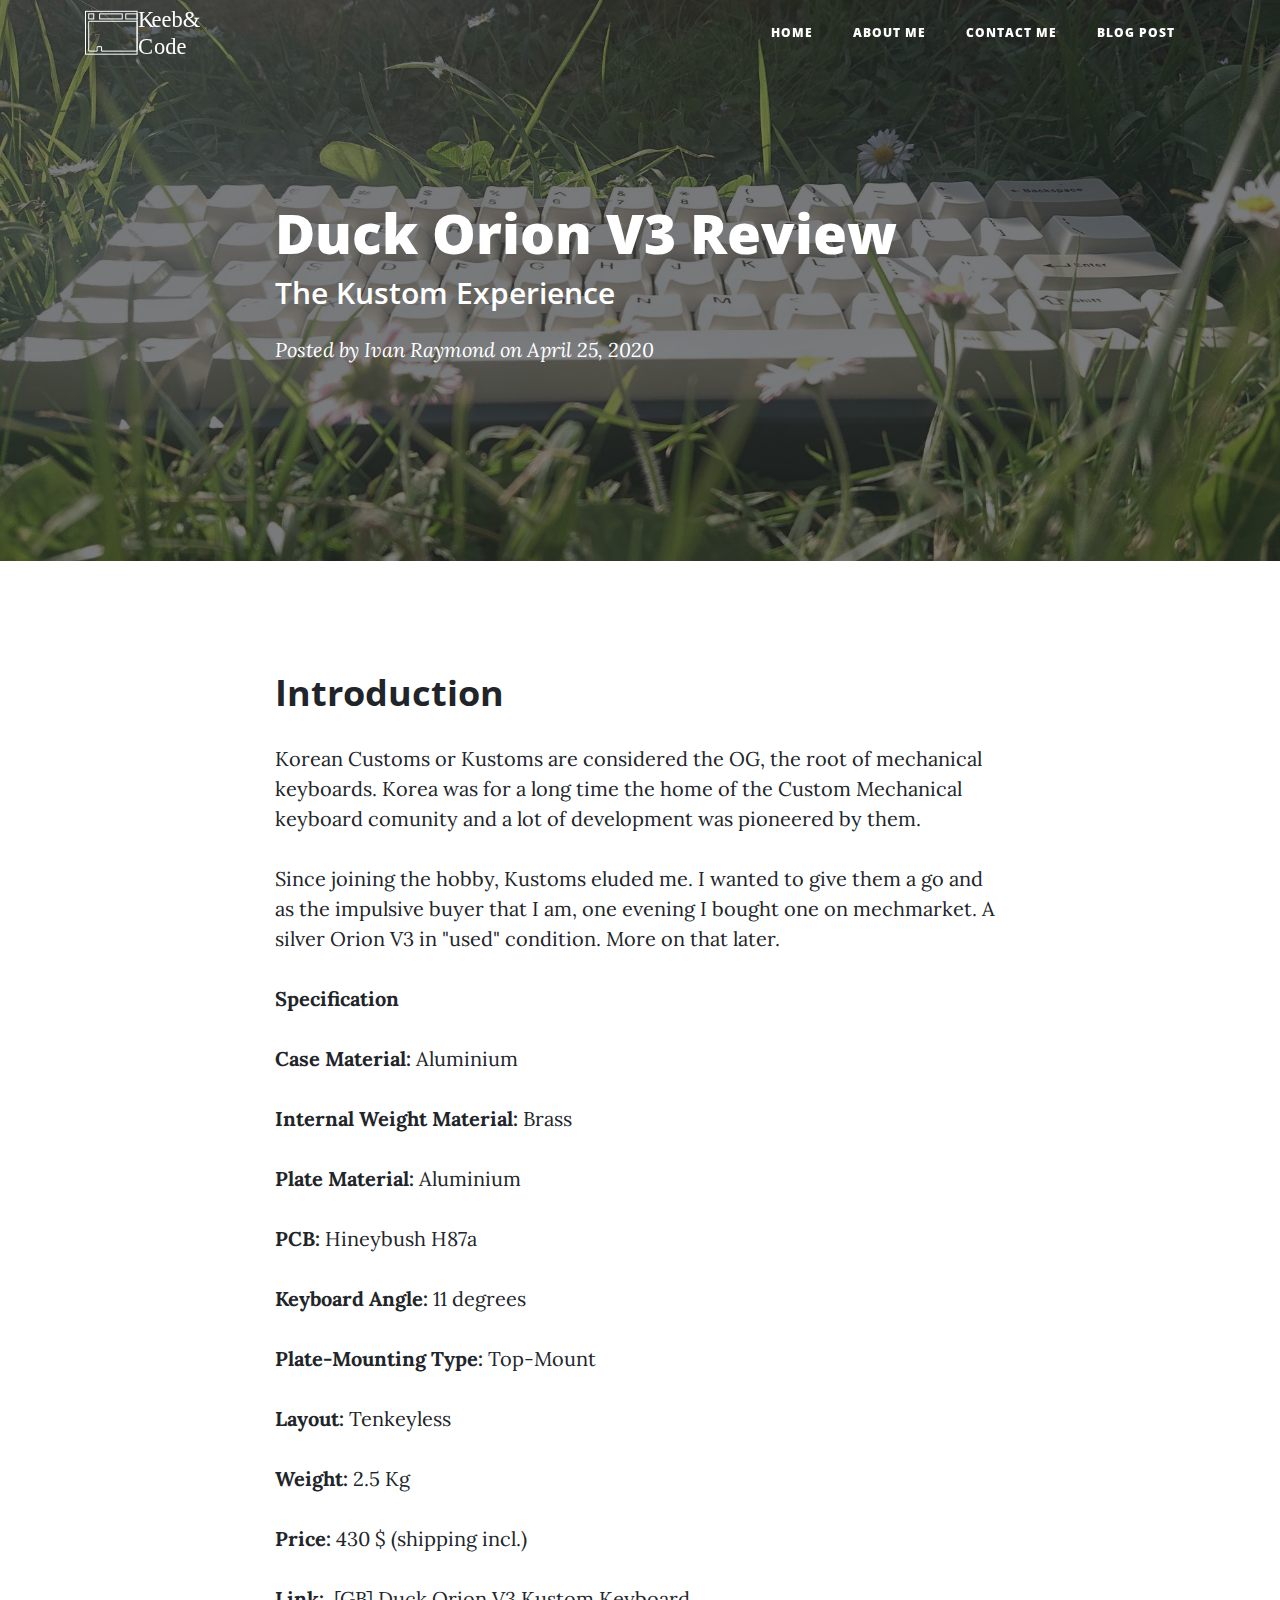
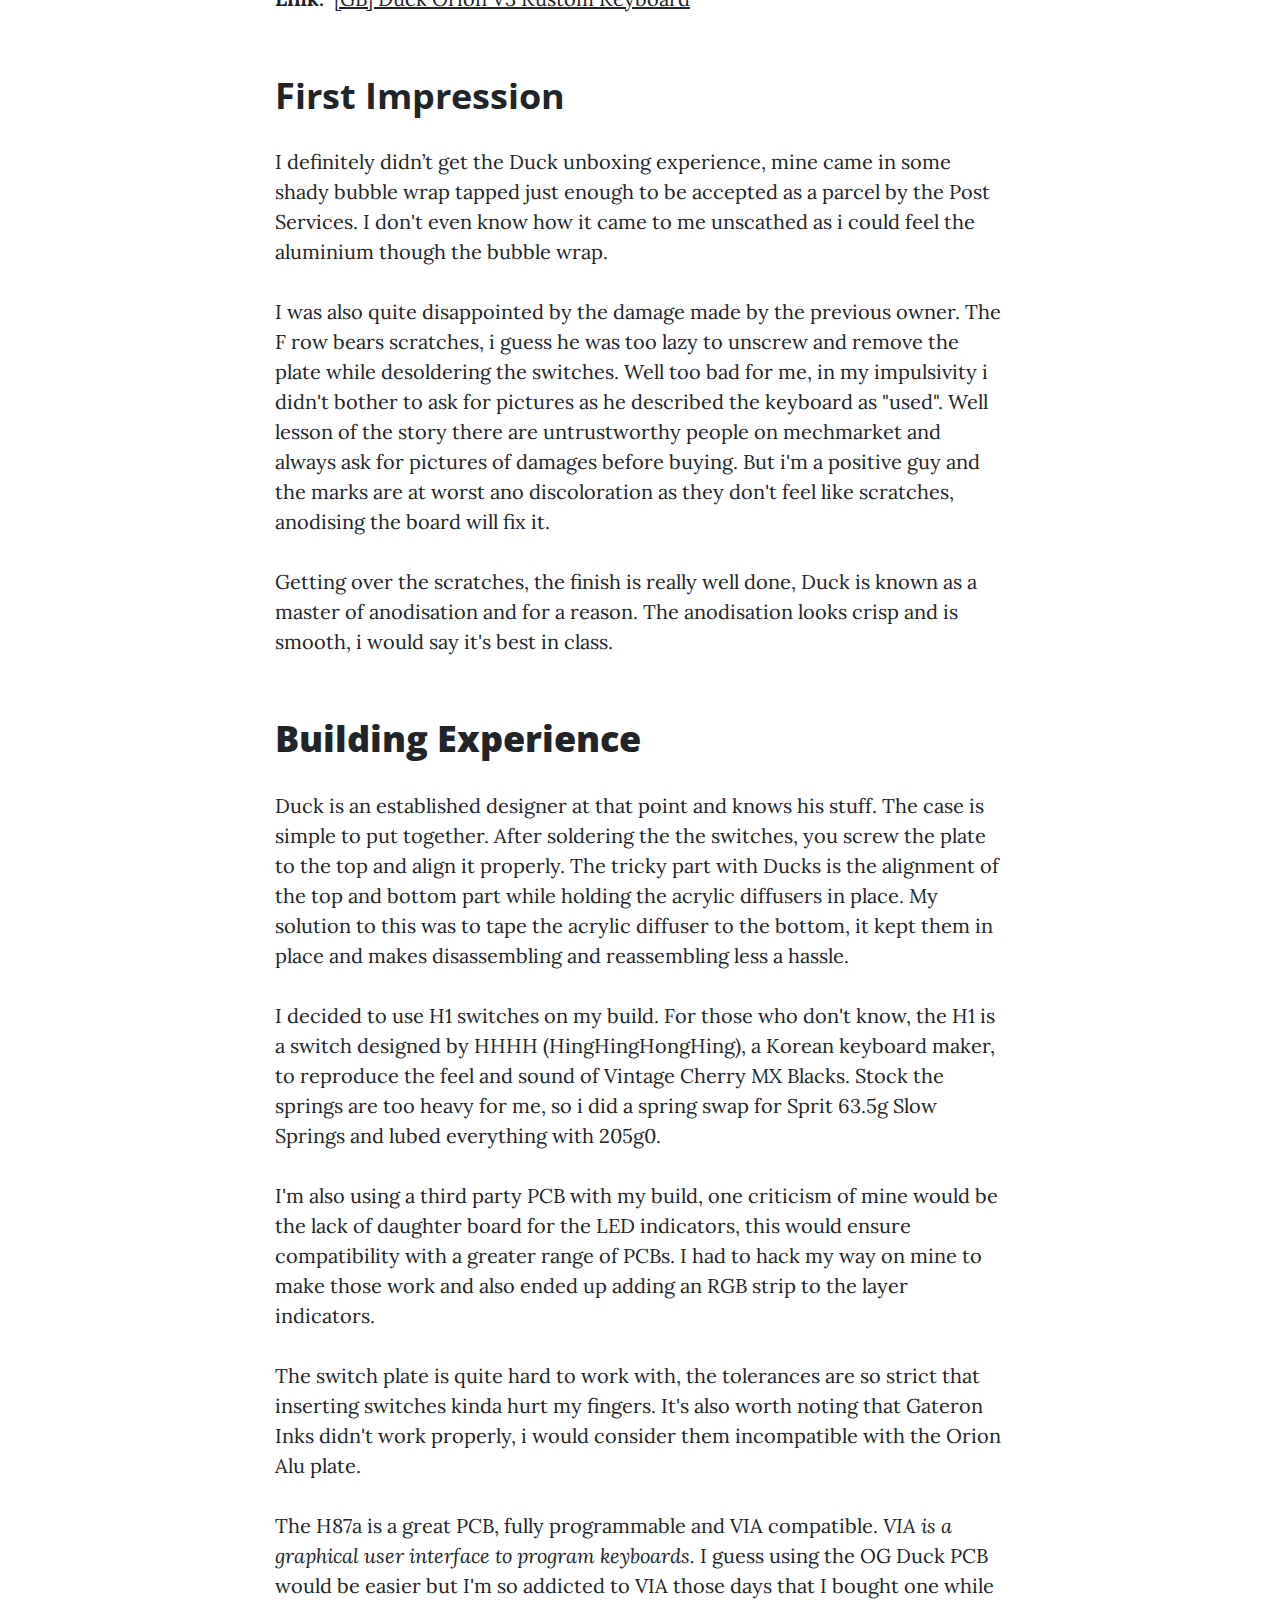
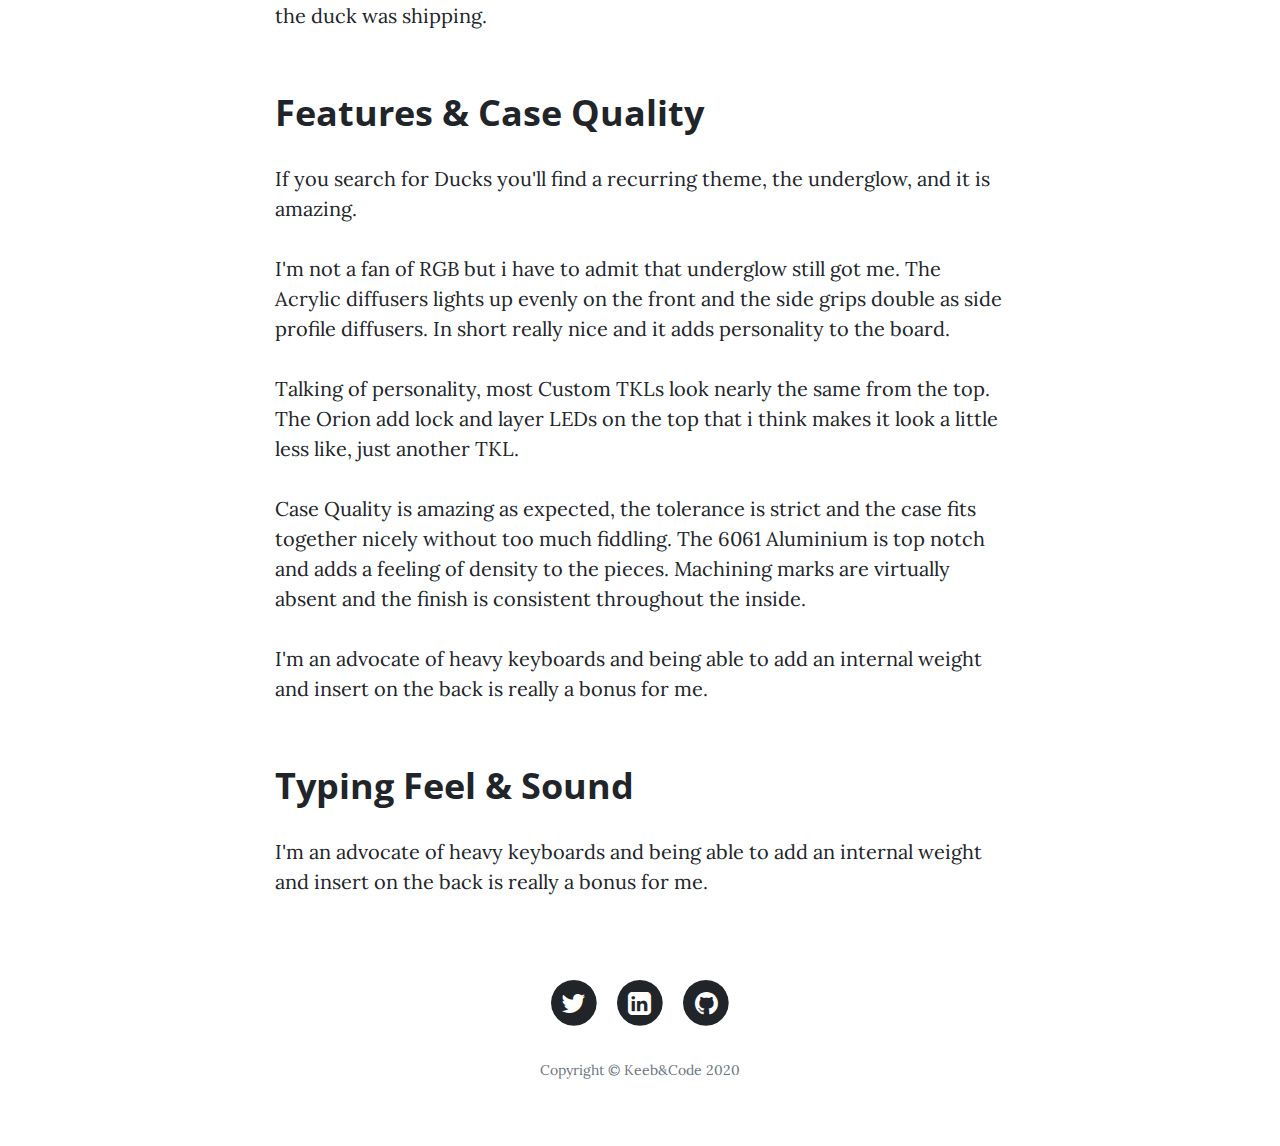
<file: Post/orion_review.html>
<!DOCTYPE html>
<html lang="en">

<head>
    <meta charset="utf-8">
    <meta name="viewport" content="width=device-width, initial-scale=1.0, shrink-to-fit=no">
    <title>Blog Post - Keeb&amp;Code</title>
    <meta name="description" content="Keeb&amp;Code is a general blog with a focus on keyboards and programming">
    <link rel="stylesheet" href="../assets/bootstrap/css/bootstrap.min.css">
    <link rel="stylesheet" href="https://fonts.googleapis.com/css?family=Open+Sans:300italic,400italic,600italic,700italic,800italic,400,300,600,700,800">
    <link rel="stylesheet" href="https://fonts.googleapis.com/css?family=Lora:400,700,400italic,700italic">
    <link rel="stylesheet" href="../assets/fonts/font-awesome.min.css">
    <link rel="stylesheet" href="../assets/css/404.css">
    <link rel="stylesheet" href="../assets/css/untitled.css">
</head>

<body>
    <nav class="navbar navbar-light navbar-expand-lg fixed-top" id="mainNav">
        <div class="container"><a class="navbar-brand" href="../index.html"></a><button data-toggle="collapse" data-target="#navbarResponsive" class="navbar-toggler" aria-controls="navbarResponsive" aria-expanded="false" aria-label="Toggle navigation"><i class="fa fa-bars"></i></button>
            <div
                class="collapse navbar-collapse" id="navbarResponsive">
                <ul class="nav navbar-nav ml-auto">
                    <li class="nav-item" role="presentation"><a class="nav-link" href="../index.html">Home</a></li>
                    <li class="nav-item" role="presentation"><a class="nav-link" href="../about.html">About Me</a></li>
                    <li class="nav-item" role="presentation"><a class="nav-link" href="../contact.html">Contact Me</a></li>
                    <li class="nav-item" role="presentation"><a class="nav-link" href="Post/journey.html">Blog Post</a></li>
                </ul>
        </div>
        </div>
    </nav>
    <header class="masthead" style="background-image: url(&quot;../assets/img/post/journey/journey-bg.jpeg&quot;);">
        <div class="overlay"></div>
        <div class="container">
            <div class="row">
                <div class="col-md-10 col-lg-8 mx-auto">
                    <div class="post-heading">
                        <h1>Duck Orion V3 Review</h1>
                        <h2 class="subheading">The Kustom Experience</h2><span class="meta">Posted by Ivan Raymond&nbsp;on April 25, 2020</span></div>
                </div>
            </div>
        </div>
    </header>
    <article>
        <div class="container">
            <div class="row">
                <div class="col-md-10 col-lg-8 mx-auto">
                    <h2 class="section-heading">Introduction</h2>
                    <p>Korean Customs or Kustoms are considered the OG, the root of mechanical keyboards. Korea was for a long time the home of the Custom Mechanical keyboard comunity and a lot of development was pioneered by them.</p>
                    <p>Since joining the hobby, Kustoms eluded me. I wanted to give them a go and as the impulsive buyer that I am, one evening I bought one on mechmarket. A silver Orion V3 in "used" condition. More on that later.</p>
                    <p><strong>Specification</strong></p>
                    <p><strong>Case Material:</strong> Aluminium</p>
                    <p><strong>Internal Weight Material: </strong>Brass</p>
                    <p><strong>Plate Material: </strong>Aluminium</p>
                    <p><strong>PCB: </strong>Hineybush H87a</p>
                    <p><strong>Keyboard Angle: </strong>11 degrees</p>
                    <p><strong>Plate-Mounting Type: </strong>Top-Mount</p>
                    <p><strong>Layout: </strong>Tenkeyless</p>
                    <p><strong>Weight:</strong>&nbsp;2.5 Kg</p>
                    <p><strong>Price: </strong>430&nbsp;$&nbsp;(shipping incl.)</p>
                    <p><strong>Link:</strong>&nbsp;<strong>&nbsp;</strong><a href="https://geekhack.org/index.php?topic=98581.0" target="_blank">[GB] Duck Orion V3 Kustom Keyboard</a></p>
                    <h2 class="section-heading">First Impression</h2>
                    <p></p>
                    <p>I definitely didn’t get the Duck unboxing experience, mine came in some shady bubble wrap tapped just enough to be accepted as a parcel by the Post Services. I don't even know how it came to me unscathed as i could feel the aluminium
                        though the bubble wrap.</p>
                    <p>I was also quite disappointed by the damage made by the previous owner. The F row bears scratches, i guess he was too lazy to unscrew and remove the plate while desoldering the switches. Well too bad for me, in my impulsivity i didn't
                        bother to ask for pictures as he described the keyboard as "used". Well lesson of the story there are untrustworthy people on mechmarket and always ask for pictures of damages before buying. But i'm a positive guy and the marks
                        are at worst ano discoloration as they don't feel like scratches, anodising the board will fix it.</p>
                    <p>Getting over the scratches, the finish is really well done, Duck is known as a master of anodisation and for a reason. The anodisation looks crisp and is smooth, i would say it's best in class.</p>
                    <h2 class="section-heading"><strong>Building Experience</strong></h2>
                    <p>Duck is an established designer at that point and knows his stuff. The case is simple to put together. After soldering the the switches, you screw the plate to the top and align it properly. The tricky part with Ducks is the alignment
                        of the top and bottom part while holding the acrylic diffusers in place. My solution to this was to tape the acrylic diffuser to the bottom, it kept them in place and makes disassembling and reassembling less a hassle.</p>
                    <p>I decided to use H1 switches on my build. For those who don't know, the H1 is a switch designed by HHHH (HingHingHongHing), a Korean keyboard maker,&nbsp; to reproduce the feel and sound of Vintage Cherry MX Blacks. Stock the springs
                        are too heavy for me, so i did a spring swap for Sprit 63.5g Slow Springs and lubed everything with 205g0.</p>
                    <p>I'm also using a third party PCB with my build, one criticism of mine would be the lack of daughter board for the LED indicators, this would ensure compatibility with a greater range of PCBs. I had to hack my way on mine to make those
                        work and also ended up adding an RGB strip to the layer indicators.</p>
                    <p>The switch plate is quite hard to work with, the tolerances are so strict that inserting switches kinda hurt my fingers. It's also worth noting that Gateron Inks didn't work properly, i would consider them incompatible with the Orion
                        Alu plate.</p>
                    <p>The H87a is a great PCB, fully programmable and VIA compatible. <em>VIA is a graphical user interface to program keyboards.</em> I guess using the OG Duck PCB would be easier but I'm so addicted to VIA those days that I bought one
                        while the duck was shipping.&nbsp;</p>
                    <h2 class="section-heading">Features &amp; Case Quality</h2>
                    <p>If you search for Ducks you'll find a recurring theme, the underglow, and it is amazing.</p>
                    <p>I'm not a fan of RGB but i have to admit that underglow still got me. The Acrylic diffusers lights up evenly on the front and the side grips double as side profile diffusers. In short really nice and it adds personality to the board.</p>
                    <p>Talking of personality, most Custom TKLs look nearly the same from the top. The Orion add lock and layer LEDs on the top that i think makes it look a little less like, just another TKL.</p>
                    <p>Case Quality is amazing as expected, the tolerance is strict and the case fits together nicely without too much fiddling. The 6061 Aluminium is top notch and adds a feeling of density to the pieces. Machining marks are virtually absent
                        and the finish is consistent throughout the inside.&nbsp;&nbsp;</p>
                    <p>I'm an advocate of heavy keyboards and being able to add an internal weight and insert on the back is really a bonus for me.</p>
                    <h2 class="section-heading">Typing Feel &amp; Sound</h2>
                    <p>I'm an advocate of heavy keyboards and being able to add an internal weight and insert on the back is really a bonus for me.</p>
                </div>
            </div>
        </div>
    </article>
    <footer>
        <div class="container">
            <div class="row">
                <div class="col-md-10 col-lg-8 mx-auto">
                    <ul class="list-inline text-center">
                        <li class="list-inline-item"><span class="fa-stack fa-lg"><a href="https://twitter.com/AlexandreRaym" target="_blank"><i class="fa fa-circle fa-stack-2x"></i><i class="fa fa-twitter fa-stack-1x fa-inverse"></i></a></span></li>
                        <li class="list-inline-item"><span class="fa-stack fa-lg"><a class="stretched-link" href="https://www.linkedin.com/in/ivanraymond/" target="_blank"><i class="fa fa-circle fa-stack-2x"></i><i class="fa fa-linkedin-square fa-stack-1x fa-inverse"></i></a></span></li>
                        <li
                            class="list-inline-item"><span class="fa-stack fa-lg"><a href="https://github.com/Alexandre1999" target="_blank"><i class="fa fa-circle fa-stack-2x"></i><i class="fa fa-github fa-stack-1x fa-inverse"></i></a></span></li>
                    </ul>
                    <p class="text-muted copyright">Copyright&nbsp;©&nbsp;Keeb&amp;Code 2020</p>
                </div>
            </div>
        </div>
    </footer>
    <script src="../assets/js/jquery.min.js"></script>
    <script src="../assets/bootstrap/js/bootstrap.min.js"></script>
    <script src="../assets/js/404.js"></script>
    <script src="../assets/js/clean-blog.js"></script>
</body>

</html>
</file>
<file: assets/css/404.css>
#404 body {
  background-color: #141019;
  background: radial-gradient(at 50% -20%, #908392, #0d060e) fixed;
}

#handboy {
  animation: swing ease-in-out 1.3s infinite alternate;
  transform-origin: 98% 98%;
  transform-box: fill-box;
}

#girllight {
  animation: swing ease-in-out 1.3s infinite alternate;
  transform-origin: 0% 97%;
  transform-box: fill-box;
}

#hairgirl {
  animation: swinghair ease-in-out 1.3s infinite alternate;
  transform-origin: 60% 0%;
  transform-box: fill-box;
}

#zero {
  transform-origin: bottom;
  transform-box: fill-box;
}

.ftr {
  text-align: center;
  margin-top: 20px;
  position: absolute;
  bottom: 20px;
}

.ftr a {
  color: #fff;
}

/* ************swing*********** */

@keyframes swing {
  0% {
    transform: rotate(10deg);
  }
  100% {
    transform: rotate(-10deg);
  }
}

/* ************swing hair*********** */

@keyframes swinghair {
  0% {
    transform: rotate(6deg);
  }
  100% {
    transform: rotate(-6deg);
  }
}
</file>
<file: assets/css/untitled.css>
#mainNav .navbar-brand {
  background-image: url("../../assets/img/Keeb&Code.svg");
  background-repeat: no-repeat;
  width: 120px;
  height: 40px;
}

@media (min-width: 992px) {
  #mainNav .navbar-brand {
    width: 150px;
    background-image: url("../../assets/img/Keeb&Code_white.svg");
    height: 50px;
  }
}
</file>
